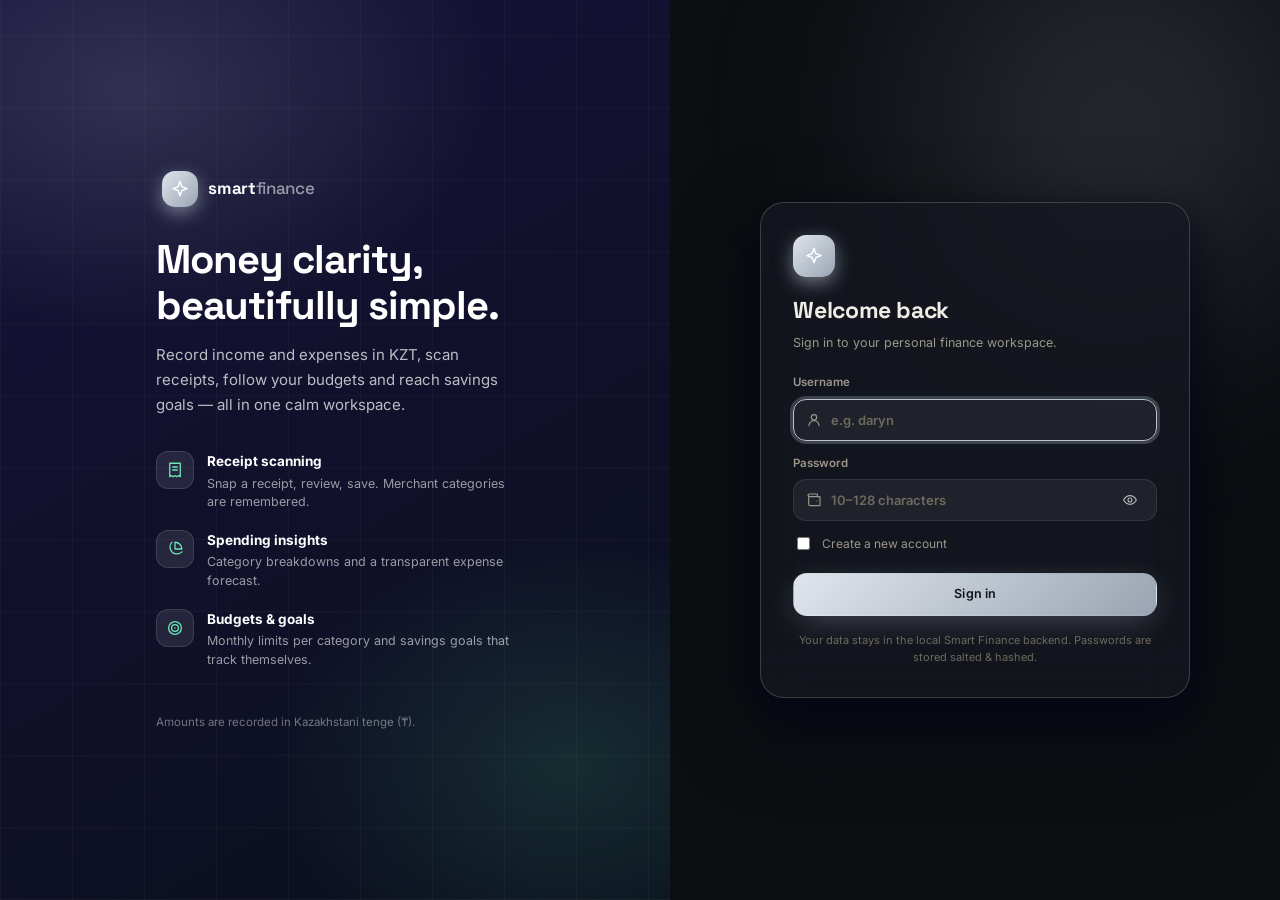
<file: web/index.html>
<!doctype html>
<html lang="en" data-theme="light">
<head>
<meta charset="utf-8">
<meta name="viewport" content="width=device-width, initial-scale=1">
<meta name="description" content="Smart Finance — personal finance planning and expense analysis in KZT.">
<meta name="theme-color" content="#0d4f3c">
<title>Smart Finance — Personal finance</title>
<link rel="icon" type="image/png" href="favicon.png">
<link rel="preconnect" href="https://fonts.googleapis.com">
<link rel="preconnect" href="https://fonts.gstatic.com" crossorigin>
<link rel="stylesheet" href="https://fonts.googleapis.com/css2?family=Inter:wght@400;500;600;700&family=Space+Grotesk:wght@500;600;700&display=swap">
<link rel="stylesheet" href="styles.css?v=9">
<script>
/* This frontend has no service worker; remove leftover app shells and caches. */
if('serviceWorker' in navigator){navigator.serviceWorker.getRegistrations().then(function(rs){
  return Promise.all(rs.map(function(r){return r.unregister();}));
}).catch(function(){});}
if('caches' in window){caches.keys().then(function(ks){
  return Promise.all(ks.map(function(k){return caches.delete(k);}));
}).catch(function(){});}
/* Apply the saved theme before first paint. Dark by default; 'system' follows the OS. */
try{var t=localStorage.getItem('sf_theme')||'dark';
document.documentElement.dataset.theme=(t==='system')?(matchMedia('(prefers-color-scheme: dark)').matches?'dark':'light'):t;}catch(e){document.documentElement.dataset.theme='dark';}
</script>
</head>
<body>

<!-- Inline icon library (stroke, 24x24, currentColor) -->
<svg xmlns="http://www.w3.org/2000/svg" style="display:none" aria-hidden="true">
  <defs>
    <symbol id="i-spark" viewBox="0 0 24 24"><path d="M12 3l2.3 6.2L20.5 11.5l-6.2 2.3L12 20l-2.3-6.2L3.5 11.5l6.2-2.3z"/></symbol>
    <symbol id="i-grid" viewBox="0 0 24 24"><rect x="3.5" y="3.5" width="7" height="7" rx="2"/><rect x="13.5" y="3.5" width="7" height="7" rx="2"/><rect x="3.5" y="13.5" width="7" height="7" rx="2"/><rect x="13.5" y="13.5" width="7" height="7" rx="2"/></symbol>
    <symbol id="i-swap" viewBox="0 0 24 24"><path d="M17 4l4 4-4 4"/><path d="M21 8H8"/><path d="M7 12l-4 4 4 4"/><path d="M3 16h13"/></symbol>
    <symbol id="i-pie" viewBox="0 0 24 24"><path d="M21.2 15.9A9 9 0 1 1 8 2.8"/><path d="M12 12V3a9 9 0 0 1 9 9z"/></symbol>
    <symbol id="i-target" viewBox="0 0 24 24"><circle cx="12" cy="12" r="8.5"/><circle cx="12" cy="12" r="4.5"/><circle cx="12" cy="12" r="1" fill="currentColor" stroke="none"/></symbol>
    <symbol id="i-wallet" viewBox="0 0 24 24"><path d="M20 7H5a2 2 0 0 1 0-4h12v4"/><path d="M4 5.5V18a2.5 2.5 0 0 0 2.5 2.5H20a1 1 0 0 0 1-1V8a1 1 0 0 0-1-1"/><path d="M16.5 13.5h.01"/></symbol>
    <symbol id="i-search" viewBox="0 0 24 24"><circle cx="11" cy="11" r="7"/><path d="M21 21l-4.3-4.3"/></symbol>
    <symbol id="i-plus" viewBox="0 0 24 24"><path d="M12 5v14M5 12h14"/></symbol>
    <symbol id="i-x" viewBox="0 0 24 24"><path d="M18 6L6 18M6 6l12 12"/></symbol>
    <symbol id="i-check" viewBox="0 0 24 24"><path d="M4.5 12.5l5 5L20 7"/></symbol>
    <symbol id="i-chev-down" viewBox="0 0 24 24"><path d="M6 9.5l6 6 6-6"/></symbol>
    <symbol id="i-chev-left" viewBox="0 0 24 24"><path d="M14.5 6l-6 6 6 6"/></symbol>
    <symbol id="i-chev-right" viewBox="0 0 24 24"><path d="M9.5 6l6 6-6 6"/></symbol>
    <symbol id="i-trash" viewBox="0 0 24 24"><path d="M4 7h16"/><path d="M9.5 7V5a1.5 1.5 0 0 1 1.5-1.5h2A1.5 1.5 0 0 1 14.5 5v2"/><path d="M6.5 7l1 12.5A1.5 1.5 0 0 0 9 21h6a1.5 1.5 0 0 0 1.5-1.5l1-12.5"/><path d="M10 11.5v5M14 11.5v5"/></symbol>
    <symbol id="i-edit" viewBox="0 0 24 24"><path d="M4 20h4.5L20 8.5a2.1 2.1 0 0 0-3-3L5.5 17z"/><path d="M14.5 7l3 3"/></symbol>
    <symbol id="i-upload" viewBox="0 0 24 24"><path d="M12 15V4"/><path d="M7.5 8.5L12 4l4.5 4.5"/><path d="M4 15v3a3 3 0 0 0 3 3h10a3 3 0 0 0 3-3v-3"/></symbol>
    <symbol id="i-download" viewBox="0 0 24 24"><path d="M12 4v11"/><path d="M7.5 10.5L12 15l4.5-4.5"/><path d="M4 15v3a3 3 0 0 0 3 3h10a3 3 0 0 0 3-3v-3"/></symbol>
    <symbol id="i-receipt" viewBox="0 0 24 24"><path d="M5 3h14v18l-2.3-1.6L14.3 21l-2.3-1.6L9.7 21l-2.4-1.6L5 21z"/><path d="M9 8h6M9 12h6"/></symbol>
    <symbol id="i-scan" viewBox="0 0 24 24"><path d="M4 8.5V6.5A2.5 2.5 0 0 1 6.5 4H8.5M15.5 4h2A2.5 2.5 0 0 1 20 6.5v2M20 15.5v2a2.5 2.5 0 0 1-2.5 2.5h-2M8.5 20H6.5A2.5 2.5 0 0 1 4 17.5v-2"/><rect x="8" y="8" width="8" height="8" rx="1.5"/><path d="M10.5 10.5h3M10.5 13h3"/></symbol>
    <symbol id="i-qr" viewBox="0 0 24 24"><rect x="4" y="4" width="6.5" height="6.5" rx="1"/><rect x="13.5" y="4" width="6.5" height="6.5" rx="1"/><rect x="4" y="13.5" width="6.5" height="6.5" rx="1"/><path d="M13.5 13.5h3v3h-3zM20 13.5v3M13.5 20h3M20 18.5V20h-1.5"/></symbol>
    <symbol id="i-trend-up" viewBox="0 0 24 24"><path d="M3 17l6-6 4 4 8-8"/><path d="M15 7h6v6"/></symbol>
    <symbol id="i-trend-down" viewBox="0 0 24 24"><path d="M3 7l6 6 4-4 8 8"/><path d="M15 17h6v-6"/></symbol>
    <symbol id="i-arrow-in" viewBox="0 0 24 24"><path d="M4 4l7.5 7.5"/><path d="M11.5 4.5v7h7"/><path d="M20 20l-8.5-8.5"/></symbol>
    <symbol id="i-arrow-out" viewBox="0 0 24 24"><path d="M20 4l-7.5 7.5"/><path d="M12.5 11.5v7h-7"/><path d="M4 20l8.5-8.5"/></symbol>
    <symbol id="i-calendar" viewBox="0 0 24 24"><rect x="3.5" y="5" width="17" height="16" rx="2.5"/><path d="M3.5 10h17M8 2.5V7M16 2.5V7"/></symbol>
    <symbol id="i-moon" viewBox="0 0 24 24"><path d="M20.5 14.5A8.5 8.5 0 1 1 9.5 3.5a7 7 0 0 0 11 11z"/></symbol>
    <symbol id="i-sun" viewBox="0 0 24 24"><circle cx="12" cy="12" r="4.5"/><path d="M12 2.5v2M12 19.5v2M2.5 12h2M19.5 12h2M5 5l1.5 1.5M17.5 17.5L19 19M19 5l-1.5 1.5M6.5 17.5L5 19"/></symbol>
    <symbol id="i-logout" viewBox="0 0 24 24"><path d="M14 4h4a2 2 0 0 1 2 2v12a2 2 0 0 1-2 2h-4"/><path d="M10 8l-4 4 4 4M6 12h9"/></symbol>
    <symbol id="i-menu" viewBox="0 0 24 24"><path d="M4 7h16M4 12h16M4 17h16"/></symbol>
    <symbol id="i-user" viewBox="0 0 24 24"><circle cx="12" cy="8" r="4"/><path d="M4.5 20.5a7.5 7.5 0 0 1 15 0"/></symbol>
    <symbol id="i-info" viewBox="0 0 24 24"><circle cx="12" cy="12" r="8.5"/><path d="M12 11v5"/><path d="M12 8h.01"/></symbol>
    <symbol id="i-alert" viewBox="0 0 24 24"><path d="M10.3 4.2L2.8 17a2 2 0 0 0 1.7 3h15a2 2 0 0 0 1.7-3L13.7 4.2a2 2 0 0 0-3.4 0z"/><path d="M12 9.5v4"/><path d="M12 16.5h.01"/></symbol>
    <symbol id="i-tag" viewBox="0 0 24 24"><path d="M3.5 12V4.5A1 1 0 0 1 4.5 3.5H12l8.5 8.5a1.5 1.5 0 0 1 0 2.1l-5.9 5.9a1.5 1.5 0 0 1-2.1 0z"/><path d="M8 8h.01"/></symbol>
    <symbol id="i-clock" viewBox="0 0 24 24"><circle cx="12" cy="12" r="8.5"/><path d="M12 7.5V12l3 2.5"/></symbol>
    <symbol id="i-filter" viewBox="0 0 24 24"><path d="M4 5.5h16l-6.3 7.3V19l-3.4 1.8v-8z"/></symbol>
    <symbol id="i-file" viewBox="0 0 24 24"><path d="M6 3h8l5 5v13a1 1 0 0 1-1 1H6a1 1 0 0 1-1-1V4a1 1 0 0 1 1-1z"/><path d="M14 3v5h5"/></symbol>
    <symbol id="i-eye" viewBox="0 0 24 24"><path d="M2.5 12S6 5.5 12 5.5 21.5 12 21.5 12 18 18.5 12 18.5 2.5 12 2.5 12z"/><circle cx="12" cy="12" r="3"/></symbol>
    <symbol id="i-eye-off" viewBox="0 0 24 24"><path d="M2.5 12S6 5.5 12 5.5c1.8 0 3.3.5 4.6 1.2M21.5 12S18 18.5 12 18.5c-1.8 0-3.3-.5-4.6-1.2"/><path d="M9.9 9.9a3 3 0 0 0 4.2 4.2"/><path d="M4 20L20 4"/></symbol>
    <symbol id="i-coins" viewBox="0 0 24 24"><ellipse cx="9" cy="6.5" rx="6" ry="2.8"/><path d="M3 6.5v5c0 1.5 2.7 2.8 6 2.8s6-1.3 6-2.8v-5"/><path d="M3 11.5v5C3 18 5.7 19.3 9 19.3s5-1 5.6-2.1"/><path d="M15.5 10.5c3 .3 5.5 1.5 5.5 2.9v5c0 1.5-2.7 2.8-6 2.8-1.6 0-3-.3-4.1-.8"/></symbol>
    <symbol id="i-more" viewBox="0 0 24 24"><circle cx="5" cy="12" r="1" fill="currentColor" stroke="none"/><circle cx="12" cy="12" r="1" fill="currentColor" stroke="none"/><circle cx="19" cy="12" r="1" fill="currentColor" stroke="none"/></symbol>
    <symbol id="i-cart" viewBox="0 0 24 24"><circle cx="9.5" cy="20" r="1.4"/><circle cx="17" cy="20" r="1.4"/><path d="M3 4.5h2.2l2.3 10.7a1.6 1.6 0 0 0 1.6 1.3h7.6a1.6 1.6 0 0 0 1.6-1.3L20.2 8H6.1"/></symbol>
    <symbol id="i-car" viewBox="0 0 24 24"><path d="M5.2 15.5l1.3-4.6a2 2 0 0 1 1.9-1.4h7.2a2 2 0 0 1 1.9 1.4l1.3 4.6"/><path d="M4 15.5h16a1 1 0 0 1 1 1v2.5a1 1 0 0 1-1 1h-1.5a1 1 0 0 1-1-1v-1h-10v1a1 1 0 0 1-1 1H5a1 1 0 0 1-1-1v-2.5a1 1 0 0 1 1-1z" transform="translate(0,-1)"/><path d="M7.5 12.5h.01M16.5 12.5h.01"/></symbol>
    <symbol id="i-home" viewBox="0 0 24 24"><path d="M4 10.8L12 4l8 6.8"/><path d="M6 9.5V19a1.5 1.5 0 0 0 1.5 1.5h9A1.5 1.5 0 0 0 18 19V9.5"/><path d="M10 20.5v-5.5h4v5.5"/></symbol>
    <symbol id="i-film" viewBox="0 0 24 24"><rect x="3.5" y="5" width="17" height="14" rx="2"/><path d="M7.5 5v14M16.5 5v14M3.5 12h17M3.5 8.5h4M3.5 15.5h4M16.5 8.5h4M16.5 15.5h4"/></symbol>
    <symbol id="i-heart" viewBox="0 0 24 24"><path d="M12 20s-7-4.4-9.2-8.6C1.3 8.7 3.3 5.5 6.5 5.5c2 0 3.6 1.1 4.5 2.7.9-1.6 2.5-2.7 4.5-2.7 3.2 0 5.2 3.2 3.7 5.9C17 15.6 12 20 12 20z"/></symbol>
    <symbol id="i-coffee" viewBox="0 0 24 24"><path d="M4 8.5h12v5.5a5 5 0 0 1-5 5H9a5 5 0 0 1-5-5z"/><path d="M16 10h1.8a2.4 2.4 0 0 1 0 4.8H16"/><path d="M7.8 4.5V6M11 4.5V6"/></symbol>
    <symbol id="i-shirt" viewBox="0 0 24 24"><path d="M8.5 4.5L4.5 6.5 3 9.5l3 1.8V20h12v-8.7l3-1.8-1.5-3-4-2a3.8 3.8 0 0 1-7 0z"/></symbol>
    <symbol id="i-briefcase" viewBox="0 0 24 24"><rect x="3.5" y="8" width="17" height="12" rx="2"/><path d="M9 8V6.5A2.5 2.5 0 0 1 11.5 4h1A2.5 2.5 0 0 1 15 6.5V8"/><path d="M3.5 13h17"/></symbol>
    <symbol id="i-gift" viewBox="0 0 24 24"><path d="M4.5 11.5h15V20a1 1 0 0 1-1 1h-13a1 1 0 0 1-1-1z"/><path d="M3.5 8h17v3.5h-17z"/><path d="M12 8v13"/><path d="M12 8s-.6-4-3.4-4a1.9 1.9 0 0 0 0 3.8"/><path d="M12 8s.6-4 3.4-4a1.9 1.9 0 0 1 0 3.8"/></symbol>
    <symbol id="i-book" viewBox="0 0 24 24"><path d="M4 5.5A2.5 2.5 0 0 1 6.5 3H20v15H6.5A2.5 2.5 0 0 0 4 20.5z"/><path d="M20 18v3H6.5a2.5 2.5 0 0 1 0-5H20"/></symbol>
  </defs>
</svg>

<!-- ===== App shell ===== -->
<div class="app-shell" id="app" hidden>
  <aside class="sidebar" id="sidebar">
    <a class="brand" href="#" data-page="overview" aria-label="Smart Finance home">
      <span class="brand-mark"><svg class="icon"><use href="#i-spark"/></svg></span>
      <span class="brand-word">smart<em>finance</em></span>
    </a>
    <div class="nav-label">Menu</div>
    <nav class="nav" aria-label="Primary">
      <button class="nav-item active" data-page="overview"><svg class="icon"><use href="#i-grid"/></svg><span data-i18n="nav_overview">Overview</span></button>
      <button class="nav-item" data-page="transactions"><svg class="icon"><use href="#i-swap"/></svg><span data-i18n="nav_transactions">Transactions</span></button>
      <button class="nav-item" data-page="insights"><svg class="icon"><use href="#i-pie"/></svg><span data-i18n="nav_insights">Insights</span></button>
      <button class="nav-item" data-page="planning"><svg class="icon"><use href="#i-target"/></svg><span data-i18n="nav_planning">Planning</span></button>
    </nav>
    <div class="profile">
      <span class="avatar" id="avatar">&middot;</span>
      <div class="profile-copy"><strong id="profileName">…</strong><small id="profileSub">Personal workspace</small></div>
      <button class="icon-ghost" id="themeBtn" title="Toggle theme" aria-label="Toggle theme"><svg class="icon"><use href="#i-moon"/></svg></button>
      <button class="icon-ghost danger" id="logoutBtn" title="Sign out" aria-label="Sign out"><svg class="icon"><use href="#i-logout"/></svg></button>
    </div>
  </aside>

  <main class="main">
    <div class="app-top">
      <button class="avatar-btn" id="accountBtn" aria-label="Account and settings" title="Account &amp; settings"><span id="avatarTop">&middot;</span></button>
    </div>

    <!-- ===== Overview ===== -->
    <section class="page active-page" id="page-overview">
      <div class="page-heading">
        <div>
          <div class="eyebrow" id="ovEyebrow" data-i18n="hdr_snapshot">Your financial snapshot</div>
          <h1 id="greeting">Welcome <span class="wave" aria-hidden="true"></span></h1>
          <p class="muted" id="greetingSub" data-i18n="greet_sub">Here's what's happening with your money.</p>
        </div>
        <div class="heading-actions">
          <button class="btn ghost" id="scanBtn"><svg class="icon sm"><use href="#i-scan"/></svg> <span data-i18n="btn_scan_receipt">Scan receipt</span></button>
          <button class="btn primary" data-open-tx><svg class="icon sm"><use href="#i-plus"/></svg> <span data-i18n="btn_add_tx">Add transaction</span></button>
        </div>
      </div>
      <div class="stat-grid" id="statGrid"></div>
      <article class="panel scan-banner" id="scanBanner">
        <div class="scan-banner-icon"><svg class="icon"><use href="#i-scan"/></svg></div>
        <div class="scan-banner-copy">
          <strong data-i18n="banner_title">Scan a receipt</strong>
          <p data-i18n="banner_text">Merchant, date and total read from the photo. Categories you confirm are remembered.</p>
        </div>
        <button class="btn sm primary" data-open-scan><svg class="icon xs"><use href="#i-scan"/></svg> <span data-i18n="banner_btn">Scan</span></button>
      </article>
      <div class="content-grid">
        <article class="panel">
          <div class="panel-heading">
            <div><h2 data-i18n="sec_cashflow">Cash flow</h2><p class="muted" data-i18n="sec_cashflow_sub">Income vs. expenses over time</p></div>
            <div class="heading-right"><span class="chip subtle" id="cashNet">—</span>
            <div class="seg" id="cashflowSeg" role="group" aria-label="Chart period">
              <button class="seg-btn" data-months="3">3M</button>
              <button class="seg-btn active" data-months="6">6M</button>
              <button class="seg-btn" data-months="12">1Y</button>
            </div></div>
          </div>
          <div id="cashChart" class="chart-mount" aria-label="Cash flow chart"></div>
        </article>
        <article class="panel">
          <div class="panel-heading">
            <div><h2 data-i18n="sec_budget">Monthly budget</h2><p class="muted" data-i18n="sec_budget_sub">Keep your spending on track</p></div>
            <button class="icon-ghost" data-page="planning" aria-label="Open planning"><svg class="icon sm"><use href="#i-chev-right"/></svg></button>
          </div>
          <div id="budgetSnapshot"></div>
        </article>
      </div>
      <div class="bottom-grid">
        <article class="panel table-panel">
          <div class="panel-heading">
            <div><h2 data-i18n="sec_recent">Recent transactions</h2><p class="muted" data-i18n="sec_recent_sub">Your latest financial activity</p></div>
            <button class="link-btn" data-page="transactions"><span data-i18n="view_all">View all</span> <svg class="icon xs"><use href="#i-chev-right"/></svg></button>
          </div>
          <div class="table-wrap">
            <table>
              <thead><tr><th data-i18n="th_tx">Transaction</th><th data-i18n="th_category">Category</th><th data-i18n="th_date">Date</th><th class="num" data-i18n="th_amount">Amount</th></tr></thead>
              <tbody id="recentRows"></tbody>
            </table>
          </div>
        </article>
        <article class="panel">
          <div class="panel-heading">
            <div><h2 data-i18n="sec_goals">Savings goals</h2><p class="muted" data-i18n="sec_goals_sub">Small steps, big plans</p></div>
            <button class="icon-ghost" data-page="planning" aria-label="Open planning"><svg class="icon sm"><use href="#i-chev-right"/></svg></button>
          </div>
          <div id="overviewGoals"></div>
        </article>
      </div>
    </section>

    <!-- ===== Transactions ===== -->
    <section class="page" id="page-transactions">
      <div class="page-heading">
        <div>
          <div class="eyebrow" data-i18n="hdr_money">Your money movement</div>
          <h1 data-i18n="page_tx">Transactions</h1>
          <p class="muted" data-i18n="page_tx_sub">All your income and expenses, in one place.</p>
        </div>
        <div class="heading-actions">
          <button class="btn ghost" id="importBtn"><svg class="icon sm"><use href="#i-upload"/></svg> <span data-i18n="import_csv">Import CSV</span></button>
          <button class="btn ghost" id="exportBtn"><svg class="icon sm"><use href="#i-download"/></svg> <span data-i18n="export_csv">Export</span></button>
          <button class="btn ghost" id="scanBtn2"><svg class="icon sm"><use href="#i-scan"/></svg> <span data-i18n="btn_scan_receipt">Scan receipt</span></button>
          <button class="btn primary" data-open-tx><svg class="icon sm"><use href="#i-plus"/></svg> <span data-i18n="btn_add_tx">Add transaction</span></button>
        </div>
      </div>
      <div class="stat-grid compact" id="txStats"></div>
      <article class="panel">
        <div class="filters">
          <div><h2 data-i18n="all_tx">All transactions</h2><p class="muted" data-i18n="all_tx_sub">Review and manage your activity</p></div>
          <div class="filter-controls">
            <label class="search-box"><svg class="icon sm"><use href="#i-search"/></svg><input id="searchInput" data-i18n-ph="search_ph" placeholder="Search description, category…" aria-label="Search transactions"></label>
            <select id="typeFilter" class="select" aria-label="Filter by type">
              <option value="all" data-i18n="all_types">All types</option><option value="income" data-i18n="opt_income">Income</option><option value="expense" data-i18n="opt_expense">Expenses</option>
            </select>
            <select id="categoryFilter" class="select" aria-label="Filter by category"><option value="all">All categories</option></select>
            <select id="monthFilter" class="select" aria-label="Filter by month"><option value="all">All months</option></select>
          </div>
        </div>
        <div class="table-wrap">
          <table>
            <thead><tr><th data-i18n="th_tx">Transaction</th><th data-i18n="th_category">Category</th><th data-i18n="th_date">Date</th><th data-i18n="th_type">Type</th><th class="num" data-i18n="th_amount">Amount</th><th class="num actions-col"><span class="visually-hidden" data-i18n="th_actions">Actions</span></th></tr></thead>
            <tbody id="allRows"></tbody>
          </table>
        </div>
        <div class="table-footer">
          <span id="showingCount">—</span>
          <div class="pager" id="pager"></div>
          <span class="muted">Amounts in KZT (₸)</span>
        </div>
      </article>
    </section>

    <!-- ===== Insights ===== -->
    <section class="page" id="page-insights">
      <div class="page-heading">
        <div>
          <div class="eyebrow" data-i18n="hdr_insights">Understand your habits</div>
          <h1 data-i18n="page_ins">Spending insights</h1>
          <p class="muted" data-i18n="page_ins_sub">A clearer picture of where your money goes.</p>
        </div>
        <span class="chip" id="insightChip"><svg class="icon sm"><use href="#i-calendar"/></svg><span>—</span></span>
      </div>
      <div class="stat-grid" id="insightStats"></div>
      <div class="content-grid">
        <article class="panel">
          <div class="panel-heading">
            <div><h2 data-i18n="by_category">Expenses by category</h2><p class="muted" id="catTotalSub">All recorded expenses</p></div>
          </div>
          <div id="catChart" class="chart-mount"></div>
        </article>
        <article class="panel">
          <div class="panel-heading">
            <div><h2 data-i18n="smart_obs">Smart observations</h2><p class="muted" data-i18n="smart_obs_sub">Generated from your own records</p></div>
            <span class="panel-badge"><svg class="icon xs"><use href="#i-spark"/></svg></span>
          </div>
          <div id="observations"></div>
        </article>
      </div>
      <article class="panel full-panel">
        <div class="panel-heading">
          <div><h2 data-i18n="monthly_trend">Monthly trend</h2><p class="muted" data-i18n="trend_sub">Total expenses per month, last 12 months</p></div>
        </div>
        <div id="trendChart" class="chart-mount wide"></div>
      </article>
    </section>

    <!-- ===== Planning ===== -->
    <section class="page" id="page-planning">
      <div class="page-heading">
        <div>
          <div class="eyebrow" data-i18n="hdr_planning">Make your money go further</div>
          <h1 data-i18n="page_pl">Planning</h1>
          <p class="muted" data-i18n="page_pl_sub">Set realistic limits and make progress toward what matters.</p>
        </div>
        <div class="heading-actions">
          <button class="btn ghost" id="addBudgetBtn"><svg class="icon sm"><use href="#i-plus"/></svg> <span data-i18n="new_budget">Budget</span></button>
          <button class="btn primary" id="addGoalBtn"><svg class="icon sm"><use href="#i-plus"/></svg> <span data-i18n="new_goal_btn">New savings goal</span></button>
        </div>
      </div>
      <div class="planning-summary" id="planningSummary"></div>
      <article class="panel full-panel">
        <div class="panel-heading">
          <div><h2 data-i18n="budget_cats">Budget categories</h2><p class="muted" data-i18n="budget_cats_sub">Track your monthly limits</p></div>
          <div class="month-nav">
            <button class="icon-ghost" id="monthPrev" aria-label="Previous month"><svg class="icon sm"><use href="#i-chev-left"/></svg></button>
            <span class="month-label" id="planningMonth">—</span>
            <button class="icon-ghost" id="monthNext" aria-label="Next month"><svg class="icon sm"><use href="#i-chev-right"/></svg></button>
          </div>
        </div>
        <div id="budgetsList" class="planning-categories"></div>
      </article>
      <article class="panel full-panel">
        <div class="panel-heading">
          <div><h2 data-i18n="goals_title">Savings goals</h2><p class="muted" data-i18n="goals_sub">Your progress, at a glance</p></div>
        </div>
        <div id="goalsGrid" class="goals-grid"></div>
      </article>
    </section>

    <footer class="footer">
      <span>© 2026 Smart Finance</span>
      <span data-i18n="footer_note">Personal finance in KZT · Local workspace</span>
    </footer>
  </main>

  <nav class="tabbar" aria-label="Primary tabs">
    <button class="tab-item active" data-page="overview"><svg class="icon"><use href="#i-grid"/></svg><span data-i18n="tab_home">Home</span></button>
    <button class="tab-item" data-page="transactions"><svg class="icon"><use href="#i-swap"/></svg><span data-i18n="tab_history">History</span></button>
    <button class="tab-fab" data-open-tx aria-label="Add transaction"><svg class="icon"><use href="#i-plus"/></svg></button>
    <button class="tab-item" data-page="insights"><svg class="icon"><use href="#i-pie"/></svg><span data-i18n="tab_stats">Stats</span></button>
    <button class="tab-item" data-page="planning"><svg class="icon"><use href="#i-target"/></svg><span data-i18n="tab_plans">Plans</span></button>
  </nav>
  <div class="ptr" id="ptr" aria-hidden="true"><svg class="ptr-indicator" viewBox="0 0 24 24"><circle class="ptr-track" cx="12" cy="12" r="9"/><circle class="ptr-progress" cx="12" cy="12" r="9"/></svg></div>
</div>

<!-- ===== Auth ===== -->
<div class="auth-screen" id="authScreen" hidden>
  <div class="auth-hero">
    <div class="auth-hero-inner">
      <a class="brand light"><span class="brand-mark"><svg class="icon"><use href="#i-spark"/></svg></span><span class="brand-word">smart<em>finance</em></span></a>
      <h2>Money clarity,<br>beautifully simple.</h2>
      <p>Record income and expenses in KZT, scan receipts, follow your budgets and reach savings goals — all in one calm workspace.</p>
      <ul class="hero-points">
        <li><svg class="icon sm"><use href="#i-receipt"/></svg><div><strong>Receipt scanning</strong><span>Snap a receipt, review, save. Merchant categories are remembered.</span></div></li>
        <li><svg class="icon sm"><use href="#i-pie"/></svg><div><strong>Spending insights</strong><span>Category breakdowns and a transparent expense forecast.</span></div></li>
        <li><svg class="icon sm"><use href="#i-target"/></svg><div><strong>Budgets &amp; goals</strong><span>Monthly limits per category and savings goals that track themselves.</span></div></li>
      </ul>
      <div class="hero-foot">Amounts are recorded in Kazakhstani tenge (₸).</div>
    </div>
  </div>
  <div class="auth-side">
    <form class="auth-card" id="authForm" novalidate>
      <span class="brand-mark small"><svg class="icon"><use href="#i-spark"/></svg></span>
      <h1 id="authTitle" data-i18n="auth_welcome">Welcome back</h1>
      <p class="muted" id="authSubtitle" data-i18n="auth_sub">Sign in to your personal finance workspace.</p>
      <label class="field-label"><span data-i18n="username">Username</span>
        <div class="input-wrap"><svg class="icon sm"><use href="#i-user"/></svg><input id="authUser" minlength="3" maxlength="40" autocomplete="username" required placeholder="e.g. daryn"></div>
      </label>
      <label class="field-label"><span data-i18n="password">Password</span>
        <div class="input-wrap password">
          <svg class="icon sm"><use href="#i-wallet"/></svg>
          <input id="authPass" type="password" minlength="10" maxlength="128" autocomplete="current-password" required placeholder="10–128 characters">
          <button type="button" class="icon-ghost" id="passToggle" aria-label="Show password"><svg class="icon sm"><use href="#i-eye"/></svg></button>
        </div>
      </label>
      <label class="check-row"><input type="checkbox" id="registerMode"><span>Create a new account</span></label>
      <button class="btn primary full" type="submit" id="authSubmit"><span data-i18n="signin">Sign in</span></button>
      <div class="form-alert" id="authError" role="alert" hidden></div>
      <small class="auth-foot">Your data stays in the local Smart Finance backend. Passwords are stored salted &amp; hashed.</small>
    </form>
  </div>
</div>

<div class="toast-stack" id="toastStack" aria-live="polite"></div>
<div class="modal-root" id="modalRoot"></div>
<div class="modal-root" id="qrRoot"></div>
<script src="vendor/dist/jsQR.js"></script>
<script src="app.js?v=11"></script>
</body>
</html>
</file>
<file: web/styles.css>
/* ============================================================
   Smart Finance — design system
   Aesthetic: dark-first, glass panels, gradient glows, motion-first
   (Linear / Revolut school). Fonts: Inter + Space Grotesk (index.html).
   ============================================================ */

/* ---------- 1. Tokens ---------- */
:root {
  --bg: #0c0e12;
  --surface: rgba(21, 24, 32, .78);
  --surface-solid: #151820;
  --surface-2: rgba(44, 48, 58, .5);
  --ink: #f0ede6;
  --muted: #9c978b;
  --faint: #6e6a5f;
  --line: rgba(200, 193, 176, .13);
  --line-strong: rgba(200, 193, 176, .24);

  --brand: #b9c2cf;
  --brand-strong: #e2e8f0;
  --brand-soft: rgba(185, 194, 207, .14);
  --brand-ink: #e6ecf4;
  --accent: #e6ecf4;

  --income: #cdd5df;
  --income-soft: rgba(205, 213, 223, .12);
  --expense: #79828f;
  --expense-soft: rgba(121, 130, 143, .14);
  --warn: #aeb8c4;
  --warn-soft: rgba(174, 184, 196, .12);
  --danger: #e6ecf4;
  --danger-soft: rgba(230, 236, 244, .1);

  --chart-inc: #aab4c2;
  --chart-exp: rgba(84, 92, 106, .55);

  --grad-primary: linear-gradient(135deg, #dfe5ec, #9aa4b2);
  --grad-hero: linear-gradient(135deg, #232b38 0%, #161b25 55%, #0c0f14 100%);
  --grad-accent: linear-gradient(135deg, #cdd5df, #8b95a5);
  --grad-warn: linear-gradient(135deg, #dfe5ec, #a8b2c0);

  --shadow-sm: 0 1px 2px rgba(2, 6, 23, .5), 0 4px 14px rgba(2, 6, 23, .35);
  --shadow-md: 0 4px 10px rgba(2, 6, 23, .4), 0 16px 40px rgba(2, 6, 23, .45);
  --shadow-lg: 0 10px 30px rgba(2, 6, 23, .5), 0 30px 80px rgba(2, 6, 23, .6);
  --glow-brand: 0 8px 32px -8px rgba(185, 194, 207, .4);

  --r-sm: 12px;
  --r-md: 16px;
  --r-lg: 24px;

  --font-body: 'Inter', system-ui, -apple-system, 'Segoe UI', sans-serif;
  --font-display: 'Space Grotesk', 'Inter', system-ui, sans-serif;
}

html[data-theme="light"] {
  --accent: #3f4756;
  --bg: #f2f3fb;
  --surface: rgba(255, 255, 255, .82);
  --surface-solid: #ffffff;
  --surface-2: rgba(241, 243, 255, .8);
  --ink: #171c2e;
  --muted: #66708a;
  --faint: #98a0b8;
  --line: rgba(23, 28, 46, .09);
  --line-strong: rgba(23, 28, 46, .16);

  --brand: #3f4756;
  --brand-strong: #1b2028;
  --brand-soft: rgba(63, 71, 86, .1);
  --brand-ink: #1b2028;

  --income: #525c6c;
  --income-soft: rgba(82, 92, 108, .1);
  --expense: #8b95ab;
  --expense-soft: rgba(139, 149, 171, .12);
  --warn: #3f4756;
  --warn-soft: rgba(63, 71, 86, .1);
  --danger: #1b2028;
  --danger-soft: rgba(27, 32, 40, .08);

  --chart-inc: #525c6c;
  --chart-exp: rgba(100, 116, 139, .35);

  --grad-primary: linear-gradient(135deg, #dfe5ec, #9aa4b2);
  --grad-hero: linear-gradient(135deg, #232b38 0%, #161b25 55%, #0c0f14 100%);
  --grad-accent: linear-gradient(135deg, #8b95ab, #3f4756);

  --shadow-sm: 0 1px 2px rgba(23, 28, 46, .06), 0 4px 14px rgba(23, 28, 46, .06);
  --shadow-md: 0 4px 12px rgba(23, 28, 46, .08), 0 16px 40px rgba(23, 28, 46, .1);
  --shadow-lg: 0 10px 30px rgba(23, 28, 46, .12), 0 30px 80px rgba(23, 28, 46, .16);
  --glow-brand: 0 8px 30px -6px rgba(63, 71, 86, .4);
}

/* ---------- 2. Base ---------- */
*, *::before, *::after { box-sizing: border-box; }
[hidden] { display: none !important; }

html { -webkit-text-size-adjust: 100%; overflow-x: clip; }
body {
  margin: 0;
  background: var(--bg);
  color: var(--ink);
  font-family: var(--font-body);
  font-size: 14px;
  line-height: 1.5;
  -webkit-font-smoothing: antialiased;
  min-height: 100vh;
  overflow-x: hidden;
}

/* Ambient gradient glows bleeding through the glass panels */
body::before, body::after {
  content: "";
  position: fixed; z-index: -1; border-radius: 50%;
  filter: blur(90px); opacity: .55;
  pointer-events: none;
}
body::before {
  width: 560px; height: 560px; top: -180px; left: -120px;
  background: radial-gradient(circle, rgba(160, 172, 190, .22), transparent 65%);
  animation: glowDrift 16s ease-in-out infinite alternate;
}
body::after {
  width: 520px; height: 520px; bottom: -180px; right: -140px;
  background: radial-gradient(circle, rgba(90, 100, 118, .3), transparent 65%);
  animation: glowDrift 19s ease-in-out infinite alternate-reverse;
}
html[data-theme="light"] body::before,
html[data-theme="light"] body::after { opacity: .35; }
@keyframes glowDrift {
  from { transform: translate(0, 0) scale(1); }
  to { transform: translate(70px, 50px) scale(1.15); }
}

h1, h2, h3, p { margin: 0; }
button, input, select, textarea { font: inherit; color: inherit; }
button { cursor: pointer; background: none; border: 0; padding: 0; }
a { color: inherit; text-decoration: none; }
img, svg { display: block; }
::selection { background: color-mix(in srgb, var(--brand) 35%, transparent); }

::-webkit-scrollbar { width: 9px; height: 9px; }
::-webkit-scrollbar-track { background: transparent; }
::-webkit-scrollbar-thumb {
  background: var(--line-strong); border-radius: 999px;
  border: 2px solid transparent; background-clip: padding-box;
}
::-webkit-scrollbar-thumb:hover { background: var(--muted); background-clip: padding-box; }

:focus-visible {
  outline: none;
  box-shadow: 0 0 0 3px color-mix(in srgb, var(--brand) 40%, transparent);
  border-radius: 10px;
}

.visually-hidden {
  position: absolute; width: 1px; height: 1px; margin: -1px;
  clip: rect(0 0 0 0); overflow: hidden; white-space: nowrap;
}

.muted { color: var(--muted); }

/* ---------- 3. Icons ---------- */
svg.icon {
  width: 20px; height: 20px; flex-shrink: 0;
  fill: none; stroke: currentColor;
  stroke-width: 1.7; stroke-linecap: round; stroke-linejoin: round;
}
svg.icon.sm { width: 16px; height: 16px; }
svg.icon.xs { width: 13px; height: 13px; }
.chart-mount svg text { user-select: none; }

/* ---------- 4. Buttons, chips ---------- */
.btn {
  display: inline-flex; align-items: center; justify-content: center; gap: 8px;
  border-radius: 14px; padding: 11px 18px;
  font-size: 12.5px; font-weight: 600; letter-spacing: .01em;
  border: 1px solid transparent;
  transition: transform .18s cubic-bezier(.2, .8, .3, 1.4), background .18s ease,
    border-color .18s ease, box-shadow .18s ease;
  white-space: nowrap;
}
.btn:active { transform: scale(.96); }
.btn.primary {
  background: var(--grad-primary);
  color: #10131a;
  box-shadow: var(--glow-brand);
}
.btn.primary:hover { box-shadow: 0 12px 36px -6px rgba(185, 194, 207, .5); }
.btn.ghost {
  background: var(--surface);
  border-color: var(--line-strong);
  color: color-mix(in srgb, var(--ink) 82%, transparent);
  backdrop-filter: blur(8px);
}
.btn.ghost:hover { border-color: var(--brand); color: var(--brand-strong); box-shadow: var(--glow-brand); }
.btn.soft { background: var(--brand-soft); color: var(--brand-strong); }
.btn.soft:hover { background: color-mix(in srgb, var(--brand) 22%, transparent); }
.btn.danger { background: #e5484d; color: #ffffff; }
.btn.danger:hover { background: color-mix(in srgb, #e5484d 85%, black); }
.btn.full { width: 100%; }
.btn.sm { padding: 8px 13px; font-size: 11.5px; border-radius: 11px; }
.btn.loading { opacity: .75; pointer-events: none; }

.icon-ghost {
  display: inline-grid; place-items: center;
  width: 34px; height: 34px; flex-shrink: 0;
  border-radius: 11px; border: 1px solid var(--line);
  background: var(--surface);
  color: color-mix(in srgb, var(--ink) 72%, transparent);
  transition: transform .18s cubic-bezier(.2, .8, .3, 1.4), color .18s ease,
    border-color .18s ease, background .18s ease;
}
.icon-ghost:hover {
  color: var(--brand-strong);
  border-color: color-mix(in srgb, var(--brand) 45%, transparent);
  box-shadow: var(--glow-brand);
}
.icon-ghost.danger:hover {
  color: var(--danger);
  border-color: color-mix(in srgb, var(--danger) 40%, transparent);
  background: var(--danger-soft);
  box-shadow: 0 8px 24px -6px rgba(248, 113, 113, .45);
}

.chip {
  display: inline-flex; align-items: center; gap: 7px;
  border: 1px solid var(--line); border-radius: 999px;
  background: var(--surface);
  backdrop-filter: blur(8px);
  color: var(--muted);
  padding: 7px 13px; font-size: 11px; font-weight: 600;
}
.chip.subtle { border-style: dashed; background: transparent; }
.live-dot {
  width: 6px; height: 6px; border-radius: 50%;
  background: var(--income);
  box-shadow: 0 0 0 0 color-mix(in srgb, var(--income) 60%, transparent);
  animation: pulseDot 2s ease-out infinite;
}
@keyframes pulseDot {
  0% { box-shadow: 0 0 0 0 color-mix(in srgb, var(--income) 55%, transparent); }
  70% { box-shadow: 0 0 0 7px transparent; }
  100% { box-shadow: 0 0 0 0 transparent; }
}

.spinner {
  width: 16px; height: 16px; flex-shrink: 0;
  border-radius: 50%;
  border: 2px solid var(--line-strong);
  border-top-color: var(--brand);
  animation: spin .7s linear infinite;
}
@keyframes spin { to { transform: rotate(360deg); } }

/* ---------- 5. Sidebar ---------- */
.app-shell { min-height: 100vh; }

.sidebar {
  position: fixed; inset: 0 auto 0 0; width: 256px; z-index: 40;
  background: color-mix(in srgb, var(--surface-solid) 55%, transparent);
  backdrop-filter: blur(18px);
  -webkit-backdrop-filter: blur(18px);
  border-right: 1px solid var(--line);
  padding: 26px 18px 18px;
  display: flex; flex-direction: column; gap: 8px;
}

.brand { display: flex; align-items: center; gap: 10px; padding: 2px 6px 26px; }
.brand-mark {
  display: grid; place-items: center;
  width: 36px; height: 36px; flex-shrink: 0;
  border-radius: 13px;
  background: var(--grad-primary);
  color: #fff;
  box-shadow: 0 6px 18px color-mix(in srgb, var(--brand) 55%, transparent);
  animation: markFloat 5s ease-in-out infinite;
}
@keyframes markFloat {
  0%, 100% { transform: translateY(0); box-shadow: 0 6px 18px color-mix(in srgb, var(--brand) 55%, transparent); }
  50% { transform: translateY(-3px); box-shadow: 0 12px 26px color-mix(in srgb, var(--brand) 65%, transparent); }
}
.brand-mark.small { width: 42px; height: 42px; }
.brand-word { font-family: var(--font-display); font-weight: 700; font-size: 17px; letter-spacing: -.02em; color: var(--ink); }
.brand-word em { font-style: normal; font-weight: 500; color: var(--muted); }
.brand.light .brand-word { color: #fff; }
.brand.light .brand-word em { color: rgba(255, 255, 255, .55); }

.nav-label {
  font-size: 10px; font-weight: 700; letter-spacing: .14em;
  text-transform: uppercase; color: var(--faint);
  padding: 0 12px 10px;
}

.nav { display: grid; gap: 5px; }
.nav-item {
  position: relative;
  display: flex; align-items: center; gap: 13px;
  height: 44px; padding: 0 14px;
  border-radius: 13px; color: var(--muted);
  font-size: 13px; font-weight: 600; text-align: left;
  transition: background .2s ease, color .2s ease, transform .18s ease;
}
.nav-item:hover { background: var(--surface-2); color: var(--ink); }
.nav-item.active {
  background: linear-gradient(90deg, var(--brand-soft), transparent 85%);
  color: var(--brand-strong);
  font-weight: 700;
}
.nav-item.active::before {
  content: ""; position: absolute; left: -18px; top: 9px; bottom: 9px;
  width: 3px; border-radius: 0 4px 4px 0;
  background: var(--grad-primary);
  box-shadow: 0 0 12px color-mix(in srgb, var(--brand) 80%, transparent);
}
.nav-item .icon { transition: transform .25s cubic-bezier(.2, .8, .3, 1.4); }
.nav-item.active .icon { transform: scale(1.12); }

.profile {
  display: flex; align-items: center; gap: 10px;
  border-top: 1px solid var(--line);
  padding-top: 14px; margin-top: auto;
}
.avatar {
  display: grid; place-items: center;
  width: 34px; height: 34px; flex-shrink: 0;
  border-radius: 50%;
  background: var(--grad-accent);
  color: #052b1e;
  font-size: 11.5px; font-weight: 800;
}
.profile-copy { flex: 1; min-width: 0; display: grid; gap: 2px; }
.profile-copy strong { font-size: 12.5px; white-space: nowrap; overflow: hidden; text-overflow: ellipsis; }
.profile-copy small { font-size: 10.5px; color: var(--muted); }

/* ---------- 6. Main, topbar, pages ---------- */
.main { margin-left: 256px; min-height: 100vh; padding: 0 36px; max-width: 1720px; display: flex; flex-direction: column; }

.app-top {
  position: sticky; top: 0; z-index: 30;
  display: flex; align-items: center; justify-content: flex-end;
  margin: 0 -36px 0; padding: 12px 36px 8px;
  background: linear-gradient(to bottom, color-mix(in srgb, var(--bg) 92%, transparent) 70%, transparent);
  pointer-events: none;
}
.avatar-btn {
  pointer-events: auto;
  width: 40px; height: 40px; border-radius: 50%;
  border: 1px solid var(--line-strong);
  background: var(--grad-primary);
  color: #10131a;
  font-size: 12px; font-weight: 800; letter-spacing: .02em;
  display: grid; place-items: center;
  cursor: pointer;
  transition: transform .2s cubic-bezier(.2, .8, .3, 1.4), box-shadow .2s ease;
  box-shadow: var(--glow-brand);
}
.avatar-btn:hover { box-shadow: 0 10px 30px -6px rgba(185, 194, 207, .6); }
.avatar-btn:active { transform: scale(.94); }

/* Pull-to-refresh indicator */
.ptr {
  --ptr-y: -56px;
  --ptr-scale: .82;
  position: fixed; top: calc(env(safe-area-inset-top, 0px) + 8px); left: 50%;
  width: 40px; height: 40px; border-radius: 50%;
  background: color-mix(in srgb, var(--surface-solid) 96%, transparent);
  border: 1px solid var(--line);
  display: grid; place-items: center;
  z-index: 58;
  opacity: 0; transform: translate(-50%, var(--ptr-y)) scale(var(--ptr-scale));
  transition: opacity .18s ease, transform .24s cubic-bezier(.2, .8, .2, 1);
  pointer-events: none;
  box-shadow: 0 6px 18px rgba(0, 0, 0, .22);
}
.ptr.visible { opacity: 1; --ptr-scale: 1; }
.ptr.refreshing { opacity: 1; --ptr-y: 8px; --ptr-scale: 1; }
.ptr-indicator { width: 23px; height: 23px; overflow: visible; transform: rotate(-90deg); }
.ptr-track, .ptr-progress { fill: none; stroke-width: 2.2; }
.ptr-track { stroke: color-mix(in srgb, var(--text) 16%, transparent); }
.ptr-progress {
  stroke: var(--brand-strong); stroke-linecap: round;
  stroke-dasharray: 56.55; stroke-dashoffset: 56.55;
  transition: stroke-dashoffset .1s linear;
}
.ptr.refreshing .ptr-indicator { animation: ptrSpin .78s linear infinite; }
.ptr.refreshing .ptr-progress { stroke-dasharray: 30 56.55; stroke-dashoffset: 0; transition: none; }
@keyframes ptrSpin { to { transform: rotate(360deg); } }
@media (prefers-reduced-motion: reduce) {
  .ptr, .ptr-progress { transition-duration: .01ms; }
  .ptr.refreshing .ptr-indicator { animation-duration: 1.6s; }
}

.page { display: none; padding-bottom: 10px; }
.page.active-page { display: block; }

/* Visible staggered entrance: every direct block rises into place */
.page.active-page > * {
  animation: rise .5s cubic-bezier(.2, .8, .3, 1) both;
}
.page.active-page > *:nth-child(1) { animation-delay: .02s; }
.page.active-page > *:nth-child(2) { animation-delay: .08s; }
.page.active-page > *:nth-child(3) { animation-delay: .14s; }
.page.active-page > *:nth-child(4) { animation-delay: .2s; }
.page.active-page > *:nth-child(5) { animation-delay: .26s; }
.page.active-page > *:nth-child(6) { animation-delay: .3s; }
@keyframes rise {
  from { opacity: 0; transform: translateY(16px) scale(.99); }
  to { opacity: 1; transform: none; }
}

.stat-grid > .stat-card,
.content-grid > .panel,
.bottom-grid > .panel { animation: rise .55s cubic-bezier(.2, .8, .3, 1) both; }
.stat-grid > .stat-card:nth-child(2) { animation-delay: .09s; }
.stat-grid > .stat-card:nth-child(3) { animation-delay: .16s; }

.page-heading {
  display: flex; align-items: center; justify-content: space-between; gap: 16px;
  margin: 30px 0 22px; flex-wrap: wrap;
}
.eyebrow {
  font-size: 10.5px; font-weight: 700; letter-spacing: .14em;
  text-transform: uppercase;
  background: var(--grad-primary);
  -webkit-background-clip: text; background-clip: text;
  -webkit-text-fill-color: transparent;
  margin-bottom: 8px; width: fit-content;
}
.page-heading h1 {
  font-family: var(--font-display); font-size: 28px; font-weight: 700;
  letter-spacing: -.025em; line-height: 1.2;
}
.page-heading h1 strong { font-weight: 700; }
.page-heading .muted { font-size: 12.5px; margin-top: 6px; }
.heading-actions { display: flex; gap: 10px; flex-wrap: wrap; }

.footer {
  display: flex; align-items: center; justify-content: space-between; gap: 14px;
  border-top: 1px solid var(--line);
  padding: 20px 0 28px; margin-top: auto;
  font-size: 11px; color: var(--faint);
}

/* ---------- 7. Stat cards ---------- */
.stat-grid {
  display: grid; grid-template-columns: repeat(3, minmax(0, 1fr));
  gap: 14px; margin-bottom: 16px;
}
.stat-card {
  position: relative; overflow: hidden;
  background: var(--surface);
  backdrop-filter: blur(16px);
  -webkit-backdrop-filter: blur(16px);
  border: 1px solid var(--line); border-radius: var(--r-lg);
  padding: 20px 22px; min-height: 142px;
  box-shadow: var(--shadow-sm);
  transition: transform .22s cubic-bezier(.2, .8, .3, 1.2), box-shadow .22s ease, border-color .22s ease;
}
.stat-card:hover {
  border-color: color-mix(in srgb, var(--brand) 40%, transparent);
  box-shadow: var(--shadow-md), var(--glow-brand);
}
.stat-grid.compact .stat-card { min-height: 122px; padding: 18px; }
.stat-grid.compact .amount { font-size: 23px; }

.stat-top {
  display: flex; align-items: center; justify-content: space-between; gap: 10px;
  font-size: 12px; font-weight: 500; color: var(--muted);
  margin-bottom: 14px;
}
.stat-top-right { display: inline-flex; align-items: center; gap: 8px; }
.card-icon {
  display: grid; place-items: center;
  width: 30px; height: 30px; border-radius: 10px;
  background: var(--surface-2); color: var(--muted);
}
.card-icon .icon { width: 15px; height: 15px; }
.card-icon.income-icon { background: var(--income-soft); color: var(--income); box-shadow: 0 0 14px color-mix(in srgb, var(--income) 25%, transparent); }
.card-icon.expense-icon { background: var(--expense-soft); color: var(--expense); box-shadow: 0 0 14px color-mix(in srgb, var(--expense) 22%, transparent); }
.card-icon.dark-icon { background: rgba(255, 255, 255, .16); color: #fff; }
.card-icon.gold { background: var(--warn-soft); color: var(--warn); box-shadow: 0 0 14px color-mix(in srgb, var(--warn) 25%, transparent); }

.amount {
  font-family: var(--font-display); font-size: 27px; font-weight: 700;
  letter-spacing: -.02em; line-height: 1.15;
  font-variant-numeric: tabular-nums;
  white-space: nowrap;
}

.stat-foot {
  display: flex; align-items: center; gap: 8px; flex-wrap: wrap;
  font-size: 11px; color: var(--muted);
  margin-top: 11px;
}
.trend { display: inline-flex; align-items: center; gap: 4px; font-weight: 700; font-size: 10.5px; }
.trend.up { color: var(--income); }
.trend.down { color: var(--expense); }
.trend.flat { color: var(--muted); }

.mini-bars {
  position: absolute; right: 20px; bottom: 18px;
  height: 36px; display: flex; align-items: flex-end; gap: 4px;
}
.mini-bars i {
  display: block; width: 6px; border-radius: 3px 3px 0 0;
  background: color-mix(in srgb, var(--income) 55%, transparent);
  transform-origin: bottom;
  animation: barRise .7s cubic-bezier(.34, 1.4, .64, 1) backwards;
}
.mini-bars i:nth-child(1) { animation-delay: .1s; }
.mini-bars i:nth-child(2) { animation-delay: .16s; }
.mini-bars i:nth-child(3) { animation-delay: .22s; }
.mini-bars i:nth-child(4) { animation-delay: .28s; }
.mini-bars i:nth-child(5) { animation-delay: .34s; }
.mini-bars i:nth-child(6) { animation-delay: .4s; }
.mini-bars i:nth-child(7) { animation-delay: .46s; }
.mini-bars i:nth-child(8) { animation-delay: .52s; }
@keyframes barRise { from { transform: scaleY(0); } }
.mini-bars.expense-bars i { background: color-mix(in srgb, var(--expense) 55%, transparent); }

.balance-card {
  background: var(--grad-hero);
  border-color: rgba(255, 255, 255, .14);
  color: #fff;
  box-shadow: 0 20px 50px -14px rgba(109, 40, 217, .55);
}
.balance-card::before {
  content: "";
  position: absolute; right: -50px; top: -70px;
  width: 220px; height: 220px; border-radius: 50%;
  background: radial-gradient(circle, rgba(255, 255, 255, .18), transparent 68%);
  animation: blobFloat 9s ease-in-out infinite alternate;

  pointer-events: none;
}
.balance-card::after {
  content: "";
  position: absolute; left: -30px; bottom: -90px;
  width: 190px; height: 190px; border-radius: 50%;
  background: radial-gradient(circle, rgba(34, 211, 238, .3), transparent 66%);
  animation: blobFloat 11s ease-in-out infinite alternate-reverse;

  pointer-events: none;
}
@keyframes blobFloat {
  from { transform: translate(0, 0) scale(1); }
  to { transform: translate(-24px, 20px) scale(1.18); }
}
.balance-card:hover { box-shadow: 0 26px 60px -14px rgba(2, 6, 23, .8); }
.balance-card .stat-top { color: rgba(255, 255, 255, .75); }
.balance-card .amount { color: #fff; font-size: 36px; }
.balance-card .stat-foot { color: rgba(255, 255, 255, .75); }
.balance-card .trend.up { color: rgba(255, 255, 255, .85); }
.balance-card .trend.down { color: rgba(255, 255, 255, .6); }

.eye-btn {
  border: 0; background: rgba(255, 255, 255, .16); color: #fff;
  width: 32px; height: 32px; border-radius: 10px;
  display: inline-grid; place-items: center; cursor: pointer;
  transition: background .18s ease, transform .18s ease;
}
.eye-btn:hover { background: rgba(255, 255, 255, .28); }
.eye-btn .icon { width: 15px; height: 15px; }

.hero-chips { display: flex; gap: 8px; margin-top: 12px; flex-wrap: wrap; }
.hero-chip {
  display: inline-flex; align-items: center; gap: 7px;
  background: rgba(255, 255, 255, .13); border-radius: 999px;
  padding: 6px 12px; font-size: 11px; font-weight: 600;
  color: rgba(255, 255, 255, .92);
  transition: background .18s ease, transform .18s ease;
}
.hero-chip:hover { background: rgba(255, 255, 255, .22); }
.hero-chip .icon { width: 13px; height: 13px; opacity: .85; }
.hero-chip b { font-variant-numeric: tabular-nums; }

.balance-decoration { display: none; }

/* ---------- 8. Panels & grids (bento) ---------- */
.content-grid {
  display: grid; grid-template-columns: minmax(0, 1.6fr) minmax(300px, 1fr);
  gap: 14px; margin-bottom: 16px;
}
.bottom-grid {
  display: grid; grid-template-columns: minmax(0, 1.6fr) minmax(300px, 1fr);
  gap: 14px; margin-bottom: 16px;
}
.panel {
  position: relative;
  background: var(--surface);
  backdrop-filter: blur(16px);
  -webkit-backdrop-filter: blur(16px);
  border: 1px solid var(--line); border-radius: var(--r-lg);
  padding: 22px; box-shadow: var(--shadow-sm);
  min-width: 0;
  transition: transform .22s cubic-bezier(.2, .8, .3, 1.2), box-shadow .22s ease, border-color .22s ease;
}
.panel:hover {
  border-color: color-mix(in srgb, var(--brand) 30%, transparent);
  box-shadow: var(--shadow-md);
}
.full-panel { margin-bottom: 16px; }
.table-panel { padding-bottom: 10px; }
.panel-heading {
  display: flex; align-items: flex-start; justify-content: space-between; gap: 12px;
  margin-bottom: 20px;
}
.panel-heading h2 { font-family: var(--font-display); font-size: 15.5px; font-weight: 700; letter-spacing: -.01em; }
.panel-heading .muted { font-size: 12px; margin-top: 4px; }
.panel-badge {
  display: grid; place-items: center;
  width: 28px; height: 28px; border-radius: 10px;
  background: var(--brand-soft); color: var(--brand-strong);
  box-shadow: 0 0 14px color-mix(in srgb, var(--brand) 30%, transparent);
}
.panel-badge .icon { width: 14px; height: 14px; }
.link-btn {
  display: inline-flex; align-items: center; gap: 5px;
  color: var(--brand-strong); font-size: 12px; font-weight: 600;
  transition: opacity .18s ease, transform .18s ease;
}
.link-btn:hover { opacity: .85; }
.chart-mount { position: relative; }
.chart-mount.wide { width: 100%; }
.heading-right {
  display: inline-flex; align-items: center; gap: 10px;
  flex-wrap: wrap; justify-content: flex-end;
}

/* ---------- 9. Charts ---------- */
.legend {
  display: flex; align-items: center; gap: 16px;
  font-size: 11px; color: var(--muted); font-weight: 500;
  margin-bottom: 12px; flex-wrap: wrap;
}
.legend > span { display: inline-flex; align-items: center; gap: 6px; }
.legend .net-line { margin-left: auto; font-weight: 600; color: var(--muted); }
.dot { display: inline-block; width: 8px; height: 8px; border-radius: 50%; flex-shrink: 0; }
.dot.inc { background: var(--chart-inc); box-shadow: 0 0 8px color-mix(in srgb, var(--chart-inc) 70%, transparent); }
.dot.exp { background: var(--chart-exp); }

.chart-frame { display: flex; gap: 10px; align-items: stretch; }
.cf-yaxis {
  display: flex; flex-direction: column; justify-content: space-between;
  padding: 2px 0 24px;
  font-size: 10px; color: var(--faint);
  font-variant-numeric: tabular-nums; text-align: right; flex-shrink: 0;
}
.cf-svg { width: 100%; height: auto; display: block; min-width: 0; }
.cf-grid { stroke: var(--line); stroke-dasharray: 3 4; stroke-width: 1; }
.cf-bar {
  transform-box: fill-box; transform-origin: bottom;
  animation: barGrow .75s cubic-bezier(.34, 1.45, .64, 1) backwards;
  transition: opacity .18s ease, filter .18s ease; cursor: default;
}
.cf-bar:hover { opacity: 1; filter: brightness(1.2) drop-shadow(0 0 6px color-mix(in srgb, var(--chart-inc) 60%, transparent)); }
.cf-bar.inc { fill: var(--chart-inc); }
.cf-bar.exp { fill: var(--chart-exp); }
.cf-group:nth-child(1) .cf-bar { animation-delay: .03s; }
.cf-group:nth-child(2) .cf-bar { animation-delay: .08s; }
.cf-group:nth-child(3) .cf-bar { animation-delay: .13s; }
.cf-group:nth-child(4) .cf-bar { animation-delay: .18s; }
.cf-group:nth-child(5) .cf-bar { animation-delay: .23s; }
.cf-group:nth-child(6) .cf-bar { animation-delay: .28s; }
.cf-group:nth-child(7) .cf-bar { animation-delay: .33s; }
.cf-group:nth-child(8) .cf-bar { animation-delay: .38s; }
.cf-group:nth-child(9) .cf-bar { animation-delay: .43s; }
.cf-group:nth-child(10) .cf-bar { animation-delay: .48s; }
.cf-group:nth-child(11) .cf-bar { animation-delay: .53s; }
.cf-group:nth-child(12) .cf-bar { animation-delay: .58s; }
@keyframes barGrow { from { transform: scaleY(0); } to { transform: scaleY(1); } }
.cf-xlabel { font-size: 10px; fill: var(--muted); font-family: var(--font-body); }
.trend-line {
  stroke: var(--brand-strong); stroke-width: 2.5; fill: none;
  stroke-linecap: round; stroke-linejoin: round;
  filter: drop-shadow(0 3px 8px color-mix(in srgb, var(--brand) 45%, transparent));
}
.trend-area { fill: color-mix(in srgb, var(--brand) 13%, transparent); animation: fadeIn .7s ease; }
.trend-dot { fill: var(--surface-solid); stroke: var(--brand-strong); stroke-width: 2; cursor: pointer; transition: r .15s ease; }
.trend-dot:hover { stroke-width: 3.5; }

.chart-tip {
  position: absolute; z-index: 5;
  background: var(--surface-solid);
  border: 1px solid var(--line-strong);
  border-radius: 14px; box-shadow: var(--shadow-lg);
  padding: 10px 12px; font-size: 11px; pointer-events: none;
  min-width: 150px; white-space: nowrap;
}
.chart-tip b { display: block; font-size: 12px; margin-bottom: 7px; }
.tip-row { display: flex; align-items: center; gap: 7px; padding: 2px 0; color: var(--muted); }
.tip-row strong { margin-left: auto; color: var(--ink); font-variant-numeric: tabular-nums; padding-left: 14px; }
.tip-row.net { border-top: 1px solid var(--line); margin-top: 5px; padding-top: 6px; }
.tip-row.net strong { color: var(--income); }
.tip-row.net strong.negative { color: var(--expense); }

/* ---------- 10. Segmented period switch ---------- */
.seg {
  display: inline-flex; gap: 3px;
  background: color-mix(in srgb, var(--ink) 7%, transparent);
  padding: 3px; border-radius: 11px;
}
.seg-btn {
  border: 0; background: transparent; border-radius: 8px;
  padding: 6px 13px; font-size: 11px; font-weight: 700;
  color: var(--muted); cursor: pointer;
  transition: background .2s ease, color .2s ease, box-shadow .2s ease, transform .18s ease;
}
.seg-btn:hover { color: var(--ink); }
.seg-btn.active {
  background: var(--grad-primary); color: #10131a;
  box-shadow: var(--glow-brand);
  transform: scale(1.02);
}

/* ---------- 11. Donut ---------- */
.category-chart { display: flex; align-items: center; gap: 30px; flex-wrap: wrap; padding: 6px 0; }
.donut-wrap { position: relative; width: 170px; height: 170px; flex-shrink: 0; margin: 0 auto; }
.donut-svg { transform: rotate(-90deg); width: 100%; height: 100%; }
.donut-track { fill: none; stroke: var(--line); stroke-width: 22; }
.donut-arc {
  fill: none; stroke-width: 22; stroke-linecap: butt;
  transition: stroke-dasharray .8s cubic-bezier(.2, .8, .3, 1), stroke-dashoffset .8s cubic-bezier(.2, .8, .3, 1);
}
.donut-center {
  position: absolute; inset: 0;
  display: grid; place-content: center; text-align: center; gap: 4px;
}
.donut-center strong {
  font-family: var(--font-display); font-size: 21px; font-weight: 700;
  font-variant-numeric: tabular-nums;
  background: var(--grad-accent);
  -webkit-background-clip: text; background-clip: text; -webkit-text-fill-color: transparent;
}
.donut-center small { font-size: 10.5px; color: var(--muted); }
.legend-list { flex: 1; min-width: 190px; display: flex; flex-direction: column; gap: 13px; }
.legend-row {
  display: grid; grid-template-columns: 10px 1fr auto 36px;
  align-items: center; gap: 8px; font-size: 12px;
}
.legend-row .dot { width: 9px; height: 9px; }
.legend-row strong { font-weight: 600; font-variant-numeric: tabular-nums; text-align: right; }
.legend-row small { color: var(--muted); text-align: right; font-variant-numeric: tabular-nums; }

/* ---------- 12. Tables ---------- */
.table-wrap { overflow-x: auto; margin: 0 -4px; }
table { width: 100%; border-collapse: collapse; white-space: nowrap; }
th {
  text-align: left; font-size: 10.5px; font-weight: 700;
  letter-spacing: .09em; text-transform: uppercase; color: var(--faint);
  padding: 8px 10px 12px; border-bottom: 1px solid var(--line);
}
th.num, td.amount-cell { text-align: right; }
th.actions-col { width: 44px; }
td {
  padding: 13px 10px; font-size: 12.5px;
  border-bottom: 1px solid color-mix(in srgb, var(--line) 60%, transparent);
  transition: background .15s ease;
}
tbody tr:last-child td { border-bottom: 0; }
tbody tr:hover td { background: color-mix(in srgb, var(--brand) 6%, transparent); }

tr.day-row td {
  padding: 16px 10px 8px;
  border-bottom: 0;
  font-size: 10px; font-weight: 800; letter-spacing: .1em;
  text-transform: uppercase; color: var(--muted);
  background: transparent;
}
tr.day-row td::after {
  content: ""; display: block;
  width: 36px; height: 2px; border-radius: 2px;
  background: var(--grad-accent); margin-top: 5px;
  box-shadow: 0 0 10px color-mix(in srgb, var(--income) 60%, transparent);
}

.tx-cell { display: flex; align-items: center; gap: 10px; min-width: 160px; }
.tx-icon {
  display: grid; place-items: center;
  width: 32px; height: 32px; flex-shrink: 0; border-radius: 11px;
  color: var(--cat-color, var(--muted));
  background: color-mix(in srgb, var(--cat-color, var(--muted)) 15%, transparent);
  box-shadow: inset 0 0 0 1px color-mix(in srgb, var(--cat-color, var(--muted)) 20%, transparent);
}
.tx-icon .icon { width: 15px; height: 15px; }
.tx-copy { min-width: 0; }
.tx-copy strong {
  display: block; font-size: 12.5px; font-weight: 600;
  max-width: 260px; overflow: hidden; text-overflow: ellipsis;
}
.tx-copy small { display: block; font-size: 11px; color: var(--muted); margin-top: 2px; max-width: 260px; overflow: hidden; text-overflow: ellipsis; }
.muted-cell { color: var(--muted); font-size: 12px; }

.pill {
  display: inline-block; font-size: 11px; font-weight: 600;
  padding: 5px 10px; border-radius: 999px;
  color: var(--cat-color, var(--muted));
  background: color-mix(in srgb, var(--cat-color, var(--muted)) 14%, transparent);
  border: 1px solid color-mix(in srgb, var(--cat-color, var(--muted)) 22%, transparent);
}
.type-pill { display: inline-block; font-size: 11px; font-weight: 700; padding: 5px 10px; border-radius: 999px; }
.type-pill.income { color: var(--income); background: var(--income-soft); border: 1px solid color-mix(in srgb, var(--income) 25%, transparent); }
.type-pill.expense { color: var(--expense); background: var(--expense-soft); border: 1px solid color-mix(in srgb, var(--expense) 25%, transparent); }

.amount-cell {
  font-family: var(--font-display); font-weight: 700; font-size: 13px;
  font-variant-numeric: tabular-nums;
}
.amount-cell.in { color: var(--income); }
.amount-cell.out { color: var(--ink); }

.row-actions { display: flex; gap: 6px; justify-content: flex-end; opacity: 0; transition: opacity .18s ease; }
tr:hover .row-actions, tr:focus-within .row-actions { opacity: 1; }

/* ---------- 13. Category palette (vivid for dark) ---------- */
.cat-groceries { --cat-color: #d7dde6; }
.cat-transport { --cat-color: #b9c2cf; }
.cat-housing { --cat-color: #9aa5b5; }
.cat-entertainment { --cat-color: #7d8899; }
.cat-health { --cat-color: #646e7e; }
.cat-cafe { --cat-color: #4f5866; }
.cat-clothing { --cat-color: #3d4553; }
.cat-other { --cat-color: #565f6e; }
.cat-salary, .cat-freelance, .cat-bonus, .cat-investment { --cat-color: #c3cbd6; }
.cat-gift { --cat-color: #646e7e; }
.cat-unknown { --cat-color: #565f6e; }
html[data-theme="light"] .cat-groceries { --cat-color: #3d4553; }
html[data-theme="light"] .cat-transport { --cat-color: #525c6c; }
html[data-theme="light"] .cat-housing { --cat-color: #646e7e; }
html[data-theme="light"] .cat-entertainment { --cat-color: #7d8899; }
html[data-theme="light"] .cat-health { --cat-color: #8b95ab; }
html[data-theme="light"] .cat-cafe { --cat-color: #a8b2c0; }
html[data-theme="light"] .cat-clothing { --cat-color: #3d4553; }
html[data-theme="light"] .cat-other, html[data-theme="light"] .cat-unknown { --cat-color: #98a0b0; }
html[data-theme="light"] .cat-salary, html[data-theme="light"] .cat-freelance,
html[data-theme="light"] .cat-bonus, html[data-theme="light"] .cat-investment { --cat-color: #2e3540; }
html[data-theme="light"] .cat-gift { --cat-color: #8b95ab; }

.cat-icon {
  display: grid; place-items: center;
  width: 34px; height: 34px; flex-shrink: 0; border-radius: 12px;
  color: var(--cat-color, var(--muted));
  background: color-mix(in srgb, var(--cat-color, var(--muted)) 15%, transparent);
  box-shadow: inset 0 0 0 1px color-mix(in srgb, var(--cat-color, var(--muted)) 22%, transparent);
}
.cat-icon .icon { width: 16px; height: 16px; }

/* ---------- 14. Progress ---------- */
.progress {
  height: 8px; border-radius: 999px;
  background: color-mix(in srgb, var(--ink) 9%, transparent);
  overflow: hidden;
}
.progress.thin { height: 5px; }
.progress > span {
  display: block; height: 100%; border-radius: 999px;
  background: var(--brand);
  transition: width .8s cubic-bezier(.2, .8, .3, 1);
}
.progress > span.ok {
  background: var(--grad-accent);
  box-shadow: 0 0 10px color-mix(in srgb, var(--income) 55%, transparent);
}
.progress > span.warn {
  background: var(--grad-warn);
  box-shadow: 0 0 10px color-mix(in srgb, var(--warn) 55%, transparent);
}
.progress > span.over { background: var(--danger); box-shadow: 0 0 10px color-mix(in srgb, var(--danger) 55%, transparent); }
.percent { font-family: var(--font-display); font-size: 17px; font-weight: 700; }
.cat-pct { font-size: 12px; font-weight: 700; }
.percent.ok, .cat-pct.ok { color: var(--income); }
.percent.warn, .cat-pct.warn { color: var(--warn); }
.percent.over, .cat-pct.over { color: var(--danger); }

/* ---------- 15. Empty states ---------- */
.empty {
  display: flex; flex-direction: column; align-items: center; gap: 7px;
  padding: 44px 20px; text-align: center;
  animation: rise .4s ease both;
}
.empty-icon {
  display: grid; place-items: center;
  width: 52px; height: 52px; border-radius: 17px;
  background: var(--brand-soft); color: var(--brand-strong);
  box-shadow: var(--glow-brand);
  margin-bottom: 6px;
  animation: markFloat 4.5s ease-in-out infinite;
}
.empty-icon .icon { width: 22px; height: 22px; }
.empty strong { font-size: 14px; }
.empty p { font-size: 12px; color: var(--muted); max-width: 320px; line-height: 1.55; }
.empty .btn { margin-top: 12px; }

/* ---------- 16. Overview: budget & goals ---------- */
.budget-total { display: flex; align-items: flex-end; justify-content: space-between; gap: 12px; margin: 6px 0 14px; }
.budget-total > div { display: grid; gap: 6px; }
.budget-total .muted { font-size: 11px; }
.budget-total strong { font-family: var(--font-display); font-size: 23px; font-weight: 700; font-variant-numeric: tabular-nums; }
.budget-foot { display: flex; align-items: center; justify-content: space-between; gap: 8px; font-size: 11px; color: var(--muted); margin-top: 8px; flex-wrap: wrap; }
.over-note { display: block; color: var(--danger); font-size: 11px; font-weight: 600; }
.divider { height: 1px; background: var(--line); margin: 16px 0 6px; }

.cat-row { display: flex; align-items: center; gap: 12px; padding: 11px 0; }
.cat-copy { flex: 1; min-width: 0; }
.cat-copy strong { font-size: 12.5px; display: block; }
.cat-copy small { display: block; font-size: 11px; color: var(--muted); margin: 3px 0 6px; font-variant-numeric: tabular-nums; }
.cat-row .cat-pct { flex-shrink: 0; }

.full-link {
  display: flex; align-items: center; justify-content: space-between;
  width: 100%;
  border-top: 1px solid var(--line);
  margin-top: 12px; padding: 14px 2px 2px;
  color: var(--brand-strong); font-size: 12px; font-weight: 600;
  transition: transform .18s ease, opacity .18s ease;
}
.full-link:hover { opacity: .85; }
.full-link .icon { width: 13px; height: 13px; }

.goal-carousel {
  display: flex; gap: 12px; overflow-x: auto;
  scroll-snap-type: x mandatory;
  padding: 4px 2px 10px;
  scrollbar-width: thin;
}
.goal-card {
  border: 1px solid var(--line); border-radius: 18px; padding: 16px;
  background: var(--surface-2);
  display: flex; flex-direction: column; gap: 11px;
  transition: transform .22s cubic-bezier(.2, .8, .3, 1.2), box-shadow .22s ease, border-color .22s ease;
}
.goal-card:hover {
  border-color: color-mix(in srgb, var(--income) 40%, transparent);
  box-shadow: 0 12px 34px -10px color-mix(in srgb, var(--income) 40%, transparent);
}
.goal-card.goal-done { border-color: color-mix(in srgb, var(--income) 45%, transparent); }
.goal-head { display: flex; align-items: center; gap: 11px; }
.goal-copy { flex: 1; min-width: 0; }
.goal-copy strong { display: block; font-size: 12.5px; white-space: nowrap; overflow: hidden; text-overflow: ellipsis; }
.goal-copy small { display: block; font-size: 11px; color: var(--muted); margin-top: 3px; font-variant-numeric: tabular-nums; }
.goal-big { font-family: var(--font-display); font-size: 17px; font-weight: 700; font-variant-numeric: tabular-nums; }
.goal-big small { font-family: var(--font-body); font-size: 11.5px; font-weight: 500; color: var(--muted); }
.goal-foot { display: flex; align-items: center; justify-content: space-between; font-size: 11px; color: var(--muted); font-variant-numeric: tabular-nums; }

.goal-item { padding: 10px 0; }
.goal-top { display: flex; align-items: center; gap: 12px; }
.goal-top > b { font-size: 12px; font-weight: 700; color: var(--muted); font-variant-numeric: tabular-nums; }
.goal-ring { width: 40px; height: 40px; flex-shrink: 0; }
.goal-ring.sm { width: 34px; height: 34px; }
.ring { width: 100%; height: 100%; }
.ring-bg { fill: none; stroke: var(--line); stroke-width: 4; }
.ring-val {
  fill: none; stroke: var(--brand-strong); stroke-width: 4; stroke-linecap: round;
  transition: stroke-dashoffset .9s cubic-bezier(.2, .8, .3, 1);
  filter: drop-shadow(0 0 5px color-mix(in srgb, var(--brand) 60%, transparent));
}
.ring-val.done { stroke: var(--income); filter: drop-shadow(0 0 5px color-mix(in srgb, var(--income) 60%, transparent)); }

/* ---------- 17. Planning ---------- */
.planning-summary {
  display: grid; grid-template-columns: 1fr 1.4fr 1fr; gap: 26px; align-items: center;
  padding: 22px 26px; margin-bottom: 16px;
  border-radius: var(--r-lg); color: #fff;
  background: var(--grad-hero);
  border: 1px solid rgba(255, 255, 255, .12);
  box-shadow: 0 18px 46px -12px rgba(109, 40, 217, .5);
  position: relative; overflow: hidden;
}
.planning-summary::before {
  content: "";
  position: absolute; right: -60px; top: -80px;
  width: 220px; height: 220px; border-radius: 50%;
  background: radial-gradient(circle, rgba(255, 255, 255, .14), transparent 68%);
  animation: blobFloat 10s ease-in-out infinite alternate;

  pointer-events: none;
}
.ps-cell { display: grid; gap: 6px; }
.ps-label { font-size: 11px; color: rgba(255, 255, 255, .62); font-weight: 500; }
.ps-cell strong { font-family: var(--font-display); font-size: 21px; font-weight: 700; font-variant-numeric: tabular-nums; }
.ps-cell small { font-size: 11.5px; color: rgba(255, 255, 255, .65); }
.ps-progress { display: grid; gap: 9px; }
.ps-progress .progress { background: rgba(255, 255, 255, .16); }
.ps-progress .progress > span.ok { background: linear-gradient(90deg, #58c493, #9fe8c0); box-shadow: none; }
.ps-progress .progress > span.warn { background: var(--grad-warn); box-shadow: none; }
.ps-progress .progress > span.over { background: #fda4af; box-shadow: none; }
.ps-progress > span { font-size: 11.5px; color: rgba(255, 255, 255, .72); }

.month-nav { display: flex; align-items: center; gap: 6px; }
.set-theme-block { margin-top: 2px; }
.set-theme-block .set-title-sm {
  font-size: 11.5px; font-weight: 600; color: var(--ink);
  margin-bottom: 8px;
}
.set-theme-block .seg { width: fit-content; }
.set-row .seg { flex-shrink: 0; }
.month-label { font-size: 12.5px; font-weight: 600; min-width: 132px; text-align: center; font-variant-numeric: tabular-nums; }

.planning-categories { display: flex; flex-direction: column; gap: 2px; }
.plan-row {
  display: flex; align-items: center; gap: 14px;
  padding: 14px 0;
  border-bottom: 1px solid color-mix(in srgb, var(--line) 60%, transparent);
}
.plan-row:last-child { border-bottom: 0; }
.plan-copy { flex: 1; min-width: 0; }
.plan-copy strong { font-size: 13px; display: block; }
.plan-copy small { display: block; font-size: 11.5px; color: var(--muted); margin: 3px 0 7px; font-variant-numeric: tabular-nums; }
.plan-meta { display: flex; flex-direction: column; align-items: flex-end; gap: 3px; flex-shrink: 0; }
.plan-meta strong { font-size: 13px; font-variant-numeric: tabular-nums; }
.plan-meta strong.ok { color: var(--income); }
.plan-meta strong.warn { color: var(--warn); }
.plan-meta strong.over { color: var(--danger); }
.plan-meta small { font-size: 11px; color: var(--muted); font-variant-numeric: tabular-nums; }

.goals-grid { display: grid; grid-template-columns: repeat(2, minmax(0, 1fr)); gap: 14px; }
.goal-done-badge {
  display: inline-flex; align-items: center; gap: 5px;
  font-size: 10.5px; font-weight: 700;
  color: var(--income); background: var(--income-soft);
  padding: 4px 10px; border-radius: 999px; white-space: nowrap;
}

/* ---------- 18. Insights ---------- */
.obs-tip {
  display: flex; gap: 12px; padding: 13px 0;
  border-bottom: 1px solid color-mix(in srgb, var(--line) 60%, transparent);
}
.obs-tip:last-of-type { border-bottom: 0; }
.tip-icon {
  display: grid; place-items: center; flex-shrink: 0;
  width: 32px; height: 32px; border-radius: 11px;
  background: var(--brand-soft); color: var(--brand-strong);
  box-shadow: 0 0 14px color-mix(in srgb, var(--brand) 28%, transparent);
}
.tip-icon .icon { width: 15px; height: 15px; }
.tip-icon.gold { background: var(--warn-soft); color: var(--warn); box-shadow: 0 0 14px color-mix(in srgb, var(--warn) 28%, transparent); }
.tip-icon.purple {
  background: linear-gradient(135deg, var(--brand-soft), var(--income-soft));
  color: var(--brand-strong);
  box-shadow: 0 0 14px color-mix(in srgb, var(--brand) 30%, transparent);
}
.tip-icon.red { background: var(--danger-soft); color: var(--danger); box-shadow: 0 0 14px color-mix(in srgb, var(--danger) 28%, transparent); }
.tip-icon.green {
  background: linear-gradient(135deg, var(--brand-soft), var(--income-soft));
  color: var(--income);
  box-shadow: 0 0 14px color-mix(in srgb, var(--income) 28%, transparent);
}
.obs-tip strong { font-size: 13px; display: block; }
.obs-tip p { font-size: 12px; color: var(--muted); line-height: 1.55; margin: 4px 0 0; }
.disclaimer { font-size: 10.5px; color: var(--faint); line-height: 1.5; margin-top: 14px; }

/* ---------- 19. Filters ---------- */
.filters {
  display: flex; align-items: center; justify-content: space-between; gap: 18px;
  margin-bottom: 20px; flex-wrap: wrap;
}
.filters h2 { font-family: var(--font-display); font-size: 15.5px; font-weight: 700; }
.filters .muted { font-size: 12px; margin-top: 4px; }
.filter-controls { display: flex; gap: 9px; flex-wrap: wrap; }
.search-box {
  display: flex; align-items: center; gap: 8px;
  border: 1px solid var(--line); border-radius: 12px;
  background: var(--surface);
  padding: 0 12px;
  color: var(--muted);
  transition: border-color .2s ease, box-shadow .2s ease;
}
.search-box:focus-within {
  border-color: var(--brand);
  box-shadow: 0 0 0 3px color-mix(in srgb, var(--brand) 25%, transparent), var(--glow-brand);
}
.search-box .icon { width: 15px; height: 15px; }
.search-box input {
  border: 0; outline: 0; background: transparent;
  width: 200px; padding: 10px 0; font-size: 12.5px; color: var(--ink);
}
.search-box input::placeholder { color: var(--faint); }

.select {
  appearance: none; -webkit-appearance: none;
  border: 1px solid var(--line); border-radius: 12px;
  background: var(--surface);
  padding: 10px 34px 10px 12px; font-size: 12.5px; color: var(--ink);
  background-image: url("data:image/svg+xml,%3Csvg xmlns='http://www.w3.org/2000/svg' width='12' height='12' viewBox='0 0 24 24' fill='none' stroke='%238b95ab' stroke-width='2.2' stroke-linecap='round' stroke-linejoin='round'%3E%3Cpath d='M6 9.5l6 6 6-6'/%3E%3C/svg%3E");
  background-repeat: no-repeat; background-position: right 12px center;
  outline: none; cursor: pointer;
  transition: border-color .18s ease, box-shadow .18s ease;
}
.select:focus { border-color: var(--brand); box-shadow: 0 0 0 3px color-mix(in srgb, var(--brand) 25%, transparent); }

.paste-area {
  width: 100%; min-height: 110px; resize: vertical;
  border: 1px solid var(--line); border-radius: 12px;
  background: var(--surface-2); color: var(--ink);
  padding: 12px; font-size: 12px; font-family: ui-monospace, 'Cascadia Mono', Consolas, monospace;
  outline: none; line-height: 1.6;
  transition: border-color .18s ease, box-shadow .18s ease;
}
.paste-area:focus { border-color: var(--brand); box-shadow: 0 0 0 3px color-mix(in srgb, var(--brand) 25%, transparent); }

/* ---------- 20. Table footer & pager ---------- */
.table-footer {
  display: flex; align-items: center; justify-content: space-between; gap: 12px;
  border-top: 1px solid var(--line);
  margin-top: 4px; padding-top: 14px;
  font-size: 11.5px; color: var(--muted);
  flex-wrap: wrap;
}
.pager { display: flex; align-items: center; gap: 5px; }
.page-btn {
  min-width: 28px; height: 28px; padding: 0 6px;
  display: inline-grid; place-items: center;
  border: 1px solid var(--line); border-radius: 9px;
  background: var(--surface); font-size: 12px; font-weight: 600;
  transition: border-color .15s ease, background .15s ease, transform .15s ease;
}
.page-btn:hover { border-color: var(--brand); }
.page-btn.active { background: var(--grad-primary); border-color: transparent; color: #10131a; box-shadow: var(--glow-brand); }
.page-btn:disabled { opacity: .4; cursor: default; }
.pager-info { font-size: 11.5px; color: var(--muted); margin-right: 6px; }

/* ---------- 21. Modals & forms (bottom sheets) ---------- */
.modal-root:empty { display: none; }
.modal-backdrop {
  position: fixed; inset: 0; z-index: 90;
  display: none; align-items: flex-end; justify-content: center; padding: 0;
  background: rgba(4, 8, 18, .62);
  backdrop-filter: blur(6px);
  -webkit-backdrop-filter: blur(6px);
  animation: fadeIn .22s ease;
}
.modal-backdrop.open { display: flex; }
.modal {
  width: 100%; max-width: 640px; max-height: 90vh; overflow: auto;
  background: color-mix(in srgb, var(--surface-solid) 94%, transparent);
  backdrop-filter: blur(20px);
  -webkit-backdrop-filter: blur(20px);
  border: 1px solid var(--line-strong);
  border-radius: 26px 26px 0 0;
  padding: 14px 24px calc(26px + env(safe-area-inset-bottom, 0px));
  box-shadow: var(--shadow-lg);
  animation: sheetUp .32s cubic-bezier(.2, .8, .3, 1);
}
.modal::before {
  content: ""; display: block;
  width: 44px; height: 4px; border-radius: 999px;
  background: var(--line-strong);
  margin: 0 auto 16px;
}
.modal.narrow { max-width: 480px; }
.modal.wide { max-width: 700px; }
@keyframes sheetUp {
  from { transform: translateY(60px); opacity: 0; }
  to { transform: none; opacity: 1; }
}
@keyframes popIn { from { opacity: 0; transform: scale(.96) translateY(10px); } to { opacity: 1; transform: none; } }
@keyframes fadeIn { from { opacity: 0; } to { opacity: 1; } }

.modal-head { display: flex; align-items: flex-start; justify-content: space-between; gap: 14px; margin-bottom: 20px; }
.modal-head h2 { font-family: var(--font-display); font-size: 19px; font-weight: 700; letter-spacing: -.01em; margin-top: 4px; }
.modal-body { display: block; }
.modal-actions {
  display: flex; justify-content: flex-end; gap: 10px; margin-top: 22px;
  position: sticky; bottom: -10px; padding: 10px 0 2px;
  background: linear-gradient(to top, var(--surface-solid) 65%, transparent);
}

.field-label { display: block; margin-bottom: 15px; font-size: 11.5px; font-weight: 600; color: var(--muted); }
.field-label > *:not(span) { margin-top: 7px; }
.field-label select, .field-label input[type="date"] {
  width: 100%;
  border: 1px solid var(--line); border-radius: 13px;
  background: var(--surface-2); color: var(--ink);
  padding: 11px 12px; font-size: 13px; outline: none;
  transition: border-color .18s ease, box-shadow .18s ease;
}
.field-label select:focus, .field-label input[type="date"]:focus {
  border-color: var(--brand);
  box-shadow: 0 0 0 3px color-mix(in srgb, var(--brand) 25%, transparent);
}
.field-label select {
  appearance: none; -webkit-appearance: none;
  background-image: url("data:image/svg+xml,%3Csvg xmlns='http://www.w3.org/2000/svg' width='12' height='12' viewBox='0 0 24 24' fill='none' stroke='%238b95ab' stroke-width='2.2' stroke-linecap='round' stroke-linejoin='round'%3E%3Cpath d='M6 9.5l6 6 6-6'/%3E%3C/svg%3E");
  background-repeat: no-repeat; background-position: right 12px center;
  padding-right: 34px; cursor: pointer;
}

.input-wrap {
  display: flex; align-items: center; gap: 9px;
  border: 1px solid var(--line); border-radius: 13px;
  background: var(--surface-2); padding: 0 12px;
  transition: none;
}
.input-wrap:focus-within {
  border-color: var(--brand);
  box-shadow: 0 0 0 3px color-mix(in srgb, var(--brand) 25%, transparent);
}
.input-wrap > .icon { color: var(--muted); }
.input-wrap input {
  flex: 1; min-width: 0; border: 0; outline: 0; background: transparent;
  padding: 12px 0; font-size: 13px; color: var(--ink);
  line-height: 1.25;
}
.input-wrap input:focus-visible,
.field-label select:focus-visible,
.field-label input[type="date"]:focus-visible {
  box-shadow: none;
  border-radius: inherit;
}
.input-wrap input::placeholder { color: var(--faint); }
.input-wrap.password .icon-ghost { width: 28px; height: 28px; border: 0; background: transparent; }

.amount-input {
  display: flex; align-items: center; gap: 9px;
  border: 1px solid var(--line); border-radius: 13px;
  background: var(--surface-2); padding: 0 14px;
  transition: none;
}
.amount-input:focus-within {
  border-color: var(--brand);
  box-shadow: 0 0 0 3px color-mix(in srgb, var(--brand) 25%, transparent), var(--glow-brand);
}
.amount-input > span { font-size: 15px; color: var(--muted); font-weight: 600; }
.amount-input input {
  flex: 1; min-width: 0; border: 0; outline: 0; background: transparent;
  font-family: var(--font-display); font-size: 21px; font-weight: 700;
  padding: 12px 0; font-variant-numeric: tabular-nums; color: var(--ink);
}
.amount-input input::placeholder { color: var(--faint); }

.form-row { display: grid; grid-template-columns: 1fr 1fr; gap: 12px; }
.form-alert {
  background: var(--danger-soft); color: var(--danger);
  border: 1px solid color-mix(in srgb, var(--danger) 25%, transparent);
  border-radius: 12px; padding: 10px 12px; font-size: 12px; font-weight: 500;
  margin-top: 6px;
  animation: rise .25s ease both;
}
.field-hint { font-size: 11.5px; color: var(--muted); margin: 6px 0; min-height: 16px; line-height: 1.5; }
.field-hint.error { color: var(--danger); }
.field-hint.success { color: var(--income); }

.type-toggle {
  display: grid; grid-template-columns: 1fr 1fr; gap: 4px;
  background: color-mix(in srgb, var(--ink) 7%, transparent);
  padding: 4px; border-radius: 13px; margin-bottom: 18px;
}
.type-option {
  border-radius: 10px; padding: 10px 12px;
  font-size: 12.5px; font-weight: 600; color: var(--muted);
  transition: background .18s ease, color .18s ease, box-shadow .18s ease;
}
.type-option:hover { color: var(--ink); }
.type-option.selected {
  background: var(--surface-solid);
  box-shadow: var(--shadow-sm);
  animation: segPop .22s cubic-bezier(.2, .8, .3, 1.4);
}
@keyframes segPop { from { transform: scale(.96); } }
.type-option.selected[data-kind="expense"] { color: var(--expense); }
.type-option.selected[data-kind="income"] { color: var(--income); }

.check-row {
  display: flex; align-items: flex-start; gap: 9px;
  font-size: 12px; color: var(--muted); line-height: 1.5;
  margin: 6px 0 14px; cursor: pointer;
}
.check-row input { margin-top: 2px; accent-color: var(--brand); flex-shrink: 0; }

.ai-hint {
  display: flex; align-items: center; gap: 8px;
  background: var(--brand-soft);
  border: 1px solid color-mix(in srgb, var(--brand) 30%, transparent);
  color: var(--brand-strong);
  border-radius: 12px; padding: 9px 12px; font-size: 12px; font-weight: 600;
  margin-top: 8px;
  animation: rise .25s ease both;
}
.ai-hint .icon { color: var(--accent); width: 14px; height: 14px; }
.suggest-row { display: flex; align-items: center; gap: 10px; margin-top: 8px; flex-wrap: wrap; }

.quick-chips { display: flex; gap: 8px; margin-bottom: 12px; flex-wrap: wrap; }
.quick-chips .chip { cursor: pointer; transition: border-color .15s ease, color .15s ease, background .15s ease, transform .15s ease; }
.quick-chips .chip:hover { border-color: var(--brand); color: var(--brand-strong); background: var(--brand-soft); }

/* ---------- 22. Receipt modal ---------- */
.dropzone {
  display: flex; flex-direction: column; align-items: center; gap: 6px;
  border: 1.5px dashed var(--line-strong); border-radius: 16px;
  padding: 26px 20px; text-align: center; cursor: pointer;
  transition: border-color .2s ease, background .2s ease, transform .2s ease;
  margin-bottom: 6px;
}
.dropzone:hover, .dropzone.dragover, .dropzone.has-file {
  border-color: var(--brand);
  background: var(--brand-soft);
  box-shadow: var(--glow-brand);
}
.dropzone .icon { width: 22px; height: 22px; color: var(--brand-strong); }
.dropzone strong { font-size: 13px; }
.dropzone small {
  font-size: 11.5px; color: var(--muted);
  max-width: 280px; overflow: hidden; text-overflow: ellipsis; white-space: nowrap;
}
.receipt-fields { display: grid; grid-template-columns: 1fr 1fr; gap: 12px; }
.receipt-note { font-size: 12px; color: var(--muted); line-height: 1.5; margin: 10px 0 0; }

/* ---------- 23. Toasts ---------- */
.toast-stack {
  position: fixed; bottom: calc(94px + env(safe-area-inset-bottom, 0px)); left: 50%;
  transform: translateX(-50%); z-index: 200;
  display: flex; flex-direction: column; gap: 6px; align-items: center;
  width: max-content; max-width: calc(100vw - 32px);
}
.toast {
  display: flex; align-items: center; gap: 9px;
  background: var(--surface-solid);
  border: 1px solid var(--line-strong);
  border-radius: 13px; box-shadow: var(--shadow-md);
  padding: 10px 13px; font-size: 12.5px; font-weight: 600; line-height: 1.4;
  width: max-content; max-width: min(340px, calc(100vw - 32px));
  animation: toastIn .3s cubic-bezier(.2, .8, .3, 1.35);
}
.toast span { display: -webkit-box; -webkit-box-orient: vertical; -webkit-line-clamp: 2; overflow: hidden; }
.toast .icon { width: 16px; height: 16px; flex-shrink: 0; }
.toast.success .icon { color: var(--income); }
.toast.error { border-color: color-mix(in srgb, var(--danger) 40%, transparent); }
.toast.error .icon { color: var(--danger); }
.toast.info .icon { color: var(--brand-strong); }
.toast.out { animation: toastOut .25s ease forwards; }
@keyframes toastIn {
  0% { opacity: 0; transform: translateY(16px) scale(.94); }
  60% { transform: translateY(-3px) scale(1.01); }
  100% { opacity: 1; transform: none; }
}
@keyframes toastOut { to { opacity: 0; transform: translateY(10px) scale(.96); } }

/* ---------- 24. Auth screen ---------- */
.auth-screen {
  position: fixed; inset: 0; z-index: 100;
  display: grid; grid-template-columns: 1.1fr 1fr;
  background: var(--bg);
  animation: fadeIn .3s ease;
}
.auth-screen::before {
  content: "";
  position: absolute; width: 640px; height: 640px; border-radius: 50%;
  top: -200px; right: -160px;
  background: radial-gradient(circle, rgba(160, 172, 190, .24), transparent 65%);
  filter: blur(90px);
  pointer-events: none;
}
.auth-hero {
  position: relative; overflow: hidden;
  background:
    radial-gradient(600px 400px at 20% 10%, rgba(160, 172, 190, .2), transparent 60%),
    radial-gradient(500px 380px at 85% 85%, rgba(76, 195, 138, .16), transparent 60%),
    repeating-linear-gradient(90deg, rgba(255, 255, 255, .03) 0 1px, transparent 1px 72px),
    repeating-linear-gradient(0deg, rgba(255, 255, 255, .03) 0 1px, transparent 1px 72px),
    linear-gradient(150deg, #17123a, #0a0f1c);
  color: #fff;
  display: grid; place-items: center;
}
html[data-theme="light"] .auth-hero {
  background:
    radial-gradient(600px 400px at 20% 10%, rgba(63, 71, 86, .18), transparent 60%),
    radial-gradient(500px 380px at 85% 85%, rgba(90, 100, 118, .22), transparent 60%),
    repeating-linear-gradient(90deg, rgba(255, 255, 255, .05) 0 1px, transparent 1px 72px),
    repeating-linear-gradient(0deg, rgba(255, 255, 255, .05) 0 1px, transparent 1px 72px),
    linear-gradient(150deg, #2a2360, #141a3a);
}
.auth-hero-inner { max-width: 470px; padding: 56px; }
.auth-hero .brand { padding-bottom: 0; margin-bottom: 30px; }
.auth-hero h2 {
  font-family: var(--font-display); font-size: 40px; font-weight: 700;
  line-height: 1.15; letter-spacing: -.025em;
  margin: 0 0 14px;
}
.auth-hero h2 em {
  font-style: normal;
  background: var(--grad-accent);
  -webkit-background-clip: text; background-clip: text; -webkit-text-fill-color: transparent;
}
.auth-hero > .auth-hero-inner > p { font-size: 15px; line-height: 1.65; color: rgba(255, 255, 255, .72); }
.hero-points { list-style: none; margin: 34px 0 0; padding: 0; display: flex; flex-direction: column; gap: 18px; }
.hero-points li {
  display: flex; gap: 13px; align-items: flex-start;
  animation: rise .5s ease both;
}
.hero-points li:nth-child(1) { animation-delay: .15s; }
.hero-points li:nth-child(2) { animation-delay: .25s; }
.hero-points li:nth-child(3) { animation-delay: .35s; }
.hero-points li > .icon {
  width: 38px; height: 38px; padding: 9px;
  background: rgba(255, 255, 255, .09);
  border: 1px solid rgba(255, 255, 255, .12);
  border-radius: 12px;
  color: #6ee7b7; box-sizing: border-box; flex-shrink: 0;
}
.hero-points strong { display: block; font-size: 13.5px; }
.hero-points span { display: block; font-size: 12.5px; color: rgba(255, 255, 255, .58); margin-top: 3px; line-height: 1.5; }
.hero-foot { font-size: 11.5px; color: rgba(255, 255, 255, .42); margin-top: 44px; }

.auth-side { display: grid; place-items: center; padding: 24px; overflow: auto; }
.auth-card {
  width: min(430px, 100%);
  background: var(--surface);
  backdrop-filter: blur(20px);
  -webkit-backdrop-filter: blur(20px);
  border: 1px solid var(--line-strong); border-radius: 24px;
  box-shadow: var(--shadow-lg);
  padding: 32px;
  animation: popIn .35s cubic-bezier(.2, .8, .3, 1.2) both;
}
.auth-card .brand-mark { margin-bottom: 16px; }
.auth-card h1 { font-family: var(--font-display); font-size: 23px; font-weight: 700; letter-spacing: -.015em; margin: 0 0 6px; }
.auth-card .muted { font-size: 12.5px; margin-bottom: 22px; }
.auth-card .field-label { margin-bottom: 14px; }
.auth-card .btn { margin-top: 6px; }
.auth-foot { display: block; font-size: 11px; color: var(--faint); line-height: 1.5; margin-top: 16px; text-align: center; }

/* ---------- 25. Skeletons ---------- */
.skeleton {
  border-radius: 14px;
  background: linear-gradient(100deg, var(--surface-2) 30%, color-mix(in srgb, var(--brand) 10%, var(--surface-2)) 50%, var(--surface-2) 70%);
  background-size: 200% 100%;
  animation: shimmer 1.4s ease infinite;
}
@keyframes shimmer { to { background-position: -200% 0; } }

/* ---------- 26. Bottom tab bar ---------- */
.tabbar {
  display: none;
  position: fixed; left: 12px; right: 12px; bottom: 10px; z-index: 60;
  height: 74px;
  background: color-mix(in srgb, var(--surface-solid) 82%, transparent);
  backdrop-filter: blur(22px);
  -webkit-backdrop-filter: blur(22px);
  border: 1px solid var(--line-strong);
  border-radius: 28px;
  box-shadow: var(--shadow-lg);
  padding: 6px 8px;
  grid-template-columns: 1fr 1fr 64px 1fr 1fr;
  align-items: center;
}
.tab-item {
  border: 0; background: transparent;
  display: flex; flex-direction: column; align-items: center; gap: 3px;
  color: var(--faint); font-size: 9.5px; font-weight: 700;
  padding: 7px 0; border-radius: 14px; cursor: pointer;
  transition: color .18s ease;
}
.tab-item .icon { width: 21px; height: 21px; transition: transform .25s cubic-bezier(.2, .8, .3, 1.5); }
.tab-item.active { color: var(--brand-strong); }
.tab-item.active .icon {
  transform: scale(1.18) translateY(-1px);
  filter: drop-shadow(0 3px 10px color-mix(in srgb, var(--brand) 65%, transparent));
  animation: tabPop .3s cubic-bezier(.2, .8, .3, 1.5);
}
@keyframes tabPop { from { transform: scale(.85); } }
.tab-fab {
  width: 58px; height: 58px; margin: 0 auto;
  border: 0; border-radius: 20px; cursor: pointer;
  background: var(--grad-primary);
  color: #10131a;
  display: grid; place-items: center;
  box-shadow: 0 10px 26px -6px color-mix(in srgb, var(--brand) 70%, transparent);
  transition: transform .2s cubic-bezier(.2, .8, .3, 1.5);
  align-self: center;
  animation: fabPulse 3s ease-in-out infinite;
}
.tab-fab .icon { width: 24px; height: 24px; stroke-width: 2.1; }
.tab-fab:active { transform: scale(.9); }
.tab-fab:hover { box-shadow: 0 14px 36px -4px color-mix(in srgb, var(--brand) 85%, transparent); }
@keyframes fabPulse {
  0%, 100% { box-shadow: 0 10px 26px -6px color-mix(in srgb, var(--brand) 70%, transparent); }
  50% { box-shadow: 0 10px 34px -2px color-mix(in srgb, var(--brand) 95%, transparent); }
}

/* ---------- 27. Responsive ---------- */
@media (min-width: 1500px) {
  .main { padding: 0 46px; }
  .amount { font-size: 28px; }
  .balance-card .amount { font-size: 38px; }
}

@media (max-width: 1200px) {
  .content-grid, .bottom-grid { grid-template-columns: minmax(0, 1.35fr) minmax(260px, 1fr); gap: 14px; }
  .main { padding: 0 26px; }
  .app-top { margin: 0 -26px 0; padding: 12px 26px 8px; }
}

@media (max-width: 860px) {
  .sidebar { display: none; }
  .main { margin-left: 0; padding: 0 18px calc(var(--tabbar-h, 74px) + 20px); }
  .app-top { margin: 0 -18px 0; padding: 10px 18px 6px; }
  .breadcrumb { display: none; }
  .content-grid, .bottom-grid { grid-template-columns: 1fr; }
  .stat-grid { grid-template-columns: 1fr; gap: 12px; }
  .tabbar { display: grid; }
  .footer { display: none; }
  .page-heading h1 { font-size: 23px; }
  .stat-card .amount { font-size: 24px; }
  .balance-card .amount { font-size: 30px; }
  .seg { width: 100%; justify-content: center; }
  .panel-heading { flex-wrap: wrap; gap: 10px; }
  .chart-tip { display: none; }
  .planning-summary { grid-template-columns: 1fr; gap: 16px; padding: 20px; }
  .goals-grid { grid-template-columns: 1fr; }
  .filters { flex-direction: column; align-items: stretch; }
  .search-box { flex: 1; }
  .search-box input { width: 100%; }
  .form-row, .receipt-fields { grid-template-columns: 1fr; }
  .row-actions { opacity: 1; }
  .donut-wrap { margin: 0 auto 6px; }
  .category-chart { justify-content: center; }
  .auth-screen { grid-template-columns: 1fr; }
  .auth-hero { display: none; }
}

@media (max-width: 520px) {
  .main { padding: 0 14px calc(var(--tabbar-h, 74px) + 18px); }
  .app-top { margin: 0 -14px 0; padding: 10px 14px 6px; }
  .page-heading { flex-direction: column; align-items: stretch; margin: 22px 0 16px; }
  .heading-actions .btn { flex: 1; }
  .stat-card { padding: 16px; }
  .panel { padding: 17px; border-radius: 20px; }
  .modal { padding: 14px 18px calc(22px + env(safe-area-inset-bottom, 0px)); }
  .auth-card { padding: 26px 22px; }
}

@media (min-width: 861px) {
  .tabbar { display: none; }
  .toast-stack {
    left: auto; right: 22px; bottom: 22px; transform: none;
    align-items: flex-end;
  }
  .modal-backdrop { align-items: center; padding: 20px; }
  .modal {
    width: min(560px, 100%);
    border-radius: 22px;
    animation-name: popIn;
  }
  .modal.narrow { width: min(480px, 100%); }
  .modal.wide { width: min(700px, 100%); }
  .modal::before { display: none; }
  .modal-actions { position: static; background: none; padding-bottom: 0; }
}

/* ---------- 28. Reduced motion ---------- */
@media (prefers-reduced-motion: reduce) {
  *, *::before, *::after {
    animation-duration: .01ms !important;
    animation-iteration-count: 1 !important;
    transition-duration: .01ms !important;
  }
}

/* ---------- 29. Receipt scanner banner (signature feature) ---------- */
.scan-banner {
  display: flex; align-items: center; gap: 13px;
  padding: 13px 16px;
  margin-bottom: 16px;
  border: 1px solid color-mix(in srgb, var(--brand) 35%, transparent);
  background:
    linear-gradient(120deg, var(--brand-soft), transparent 65%),
    var(--surface);
}
.scan-banner:hover {
  border-color: color-mix(in srgb, var(--brand) 55%, transparent);
}
.scan-banner-icon {
  width: 42px; height: 42px; border-radius: 13px;
  display: grid; place-items: center;
  background: var(--grad-primary);
  color: #10131a;
  box-shadow: var(--glow-brand);
  flex-shrink: 0;
}
.scan-banner-icon .icon { width: 20px; height: 20px; stroke-width: 1.9; }
.scan-banner-copy { flex: 1; min-width: 0; }
.scan-banner-copy strong {
  font-family: var(--font-display); font-size: 15px; font-weight: 700;
  display: block; margin-bottom: 4px;
}
.scan-banner-copy p {
  font-size: 11.5px; color: var(--muted); line-height: 1.45;
  display: -webkit-box; -webkit-line-clamp: 2; -webkit-box-orient: vertical; overflow: hidden;
}
.scan-banner .btn { flex-shrink: 0; }
@media (max-width: 640px) {
  .scan-banner .btn { padding: 8px 14px; }
}

/* ---------- 30. QR scanner layer ---------- */
#qrRoot .modal-backdrop { z-index: 110; }
.qr-stage {
  position: relative; width: 100%; aspect-ratio: 1 / 1;
  border-radius: 16px; overflow: hidden;
  background: #000;
}
.qr-stage video { width: 100%; height: 100%; object-fit: cover; display: block; }
.qr-frame {
  position: absolute; inset: 0; pointer-events: none;
  background:
    linear-gradient(var(--surface-solid), transparent) top/100% 12% no-repeat,
    linear-gradient(to top, var(--surface-solid), transparent) bottom/100% 12% no-repeat;
}
.qr-frame::before {
  content: ""; position: absolute; inset: 18%;
  border: 1.5px solid color-mix(in srgb, var(--brand-strong) 80%, transparent);
  border-radius: 18px;
  box-shadow: 0 0 0 2000px rgba(4, 8, 18, .35);
  animation: qrPulse 2.2s ease-in-out infinite;
}
@keyframes qrPulse {
  0%, 100% { opacity: .75; transform: scale(1); }
  50% { opacity: 1; transform: scale(1.02); }
}

/* ---------- 31. Account & settings sheet ---------- */
.set-section {
  border: 1px solid var(--line); border-radius: 16px;
  padding: 14px 16px; margin-bottom: 12px;
  background: var(--surface-2);
}
.set-title {
  font-size: 10px; font-weight: 800; letter-spacing: .12em;
  text-transform: uppercase; color: var(--muted);
  margin-bottom: 12px;
}
.set-row {
  display: flex; align-items: center; justify-content: space-between; gap: 12px;
  padding: 9px 0;
  border-bottom: 1px solid color-mix(in srgb, var(--line) 60%, transparent);
  font-size: 13px;
}
.set-row:last-child { border-bottom: 0; }
.set-row .set-label small { display: block; font-size: 11px; color: var(--muted); margin-top: 2px; }
.set-row select { min-width: 130px; }
.set-profile { display: flex; align-items: center; gap: 12px; margin-bottom: 12px; }
.set-profile .avatar-btn { pointer-events: none; width: 46px; height: 46px; font-size: 14px; }
.set-profile-copy strong { display: block; font-size: 14px; }
.set-profile-copy small { display: block; font-size: 11.5px; color: var(--muted); margin-top: 2px; }
.set-toggle { position: relative; width: 42px; height: 24px; flex-shrink: 0; }
.set-toggle input { position: absolute; opacity: 0; inset: 0; margin: 0; cursor: pointer; }
.set-toggle i {
  position: absolute; inset: 0; border-radius: 999px;
  background: color-mix(in srgb, var(--ink) 14%, transparent);
  transition: background .2s ease;
}
.set-toggle i::after {
  content: ""; position: absolute; top: 3px; left: 3px;
  width: 18px; height: 18px; border-radius: 50%;
  background: var(--surface-solid);
  box-shadow: var(--shadow-sm);
  transition: transform .2s cubic-bezier(.2, .8, .3, 1.3);
}
.set-toggle input:checked + i { background: var(--grad-primary); }
.set-toggle input:checked + i::after { transform: translateX(18px); }
.set-about { font-size: 11.5px; color: var(--muted); line-height: 1.6; }
.set-about b { color: var(--ink); }

/* ---------- 32. Receipt camera ---------- */
.camera-box {
  position: relative; width: 100%; aspect-ratio: 4 / 3;
  border-radius: 16px; overflow: hidden;
  background: #000; margin-bottom: 10px;
  border: 1px solid var(--line-strong);
}
.camera-box video { width: 100%; height: 100%; object-fit: cover; display: block; }
.camera-capture {
  position: absolute; left: 0; right: 0; bottom: 0;
  display: flex; justify-content: center;
  padding: 10px;
  background: linear-gradient(to top, rgba(4, 8, 18, .65), transparent);
}
.set-row .seg { flex-shrink: 0; }
.set-row .seg .seg-btn { padding: 5px 10px; font-size: 10.5px; }

/* ---------- 33. Language flags ---------- */
.flag-row { display: flex; gap: 6px; }
.flag-btn {
  flex: 1; min-width: 0;
  display: inline-flex; align-items: center; justify-content: center; gap: 6px;
  border: 1px solid var(--line); border-radius: 12px;
  background: var(--surface-2);
  padding: 8px 6px; cursor: pointer;
  font-size: 11px; font-weight: 600; color: var(--muted);
  transition: border-color .18s ease, color .18s ease, background .18s ease, transform .18s ease;
}
.flag-btn span { white-space: nowrap; overflow: hidden; text-overflow: ellipsis; }
.flag-btn:hover { color: var(--ink); border-color: var(--line-strong); }
.flag-btn.active {
  border-color: var(--brand);
  background: var(--brand-soft);
  color: var(--ink);
  box-shadow: var(--glow-brand);
}
.flag { width: 22px; height: 15px; border-radius: 3px; flex-shrink: 0; }

/* ---------- 34. Privacy blur (eye button) ---------- */
body.privacy .amount,
body.privacy .amount-cell,
body.privacy .goal-big,
body.privacy .legend-row strong,
body.privacy .legend-row small,
body.privacy .donut-center strong,
body.privacy .budget-total strong,
body.privacy .chart-tip,
body.privacy .cf-yaxis,
body.privacy .plan-meta strong,
body.privacy .plan-meta small,
body.privacy .plan-copy small,
body.privacy .goal-copy small,
body.privacy .goal-foot span:last-child,
body.privacy .ps-cell strong,
body.privacy .ps-cell small,
body.privacy .hero-chip b,
body.privacy .trend {
  filter: blur(18px);
  opacity: .22;
  user-select: none;
  -webkit-user-select: none;
  pointer-events: none;
}
.amount, .amount-cell, .goal-big { transition: filter .25s ease; }
body.privacy .amount,
body.privacy .amount-cell,
body.privacy .goal-big { transition: none; }
</file>
